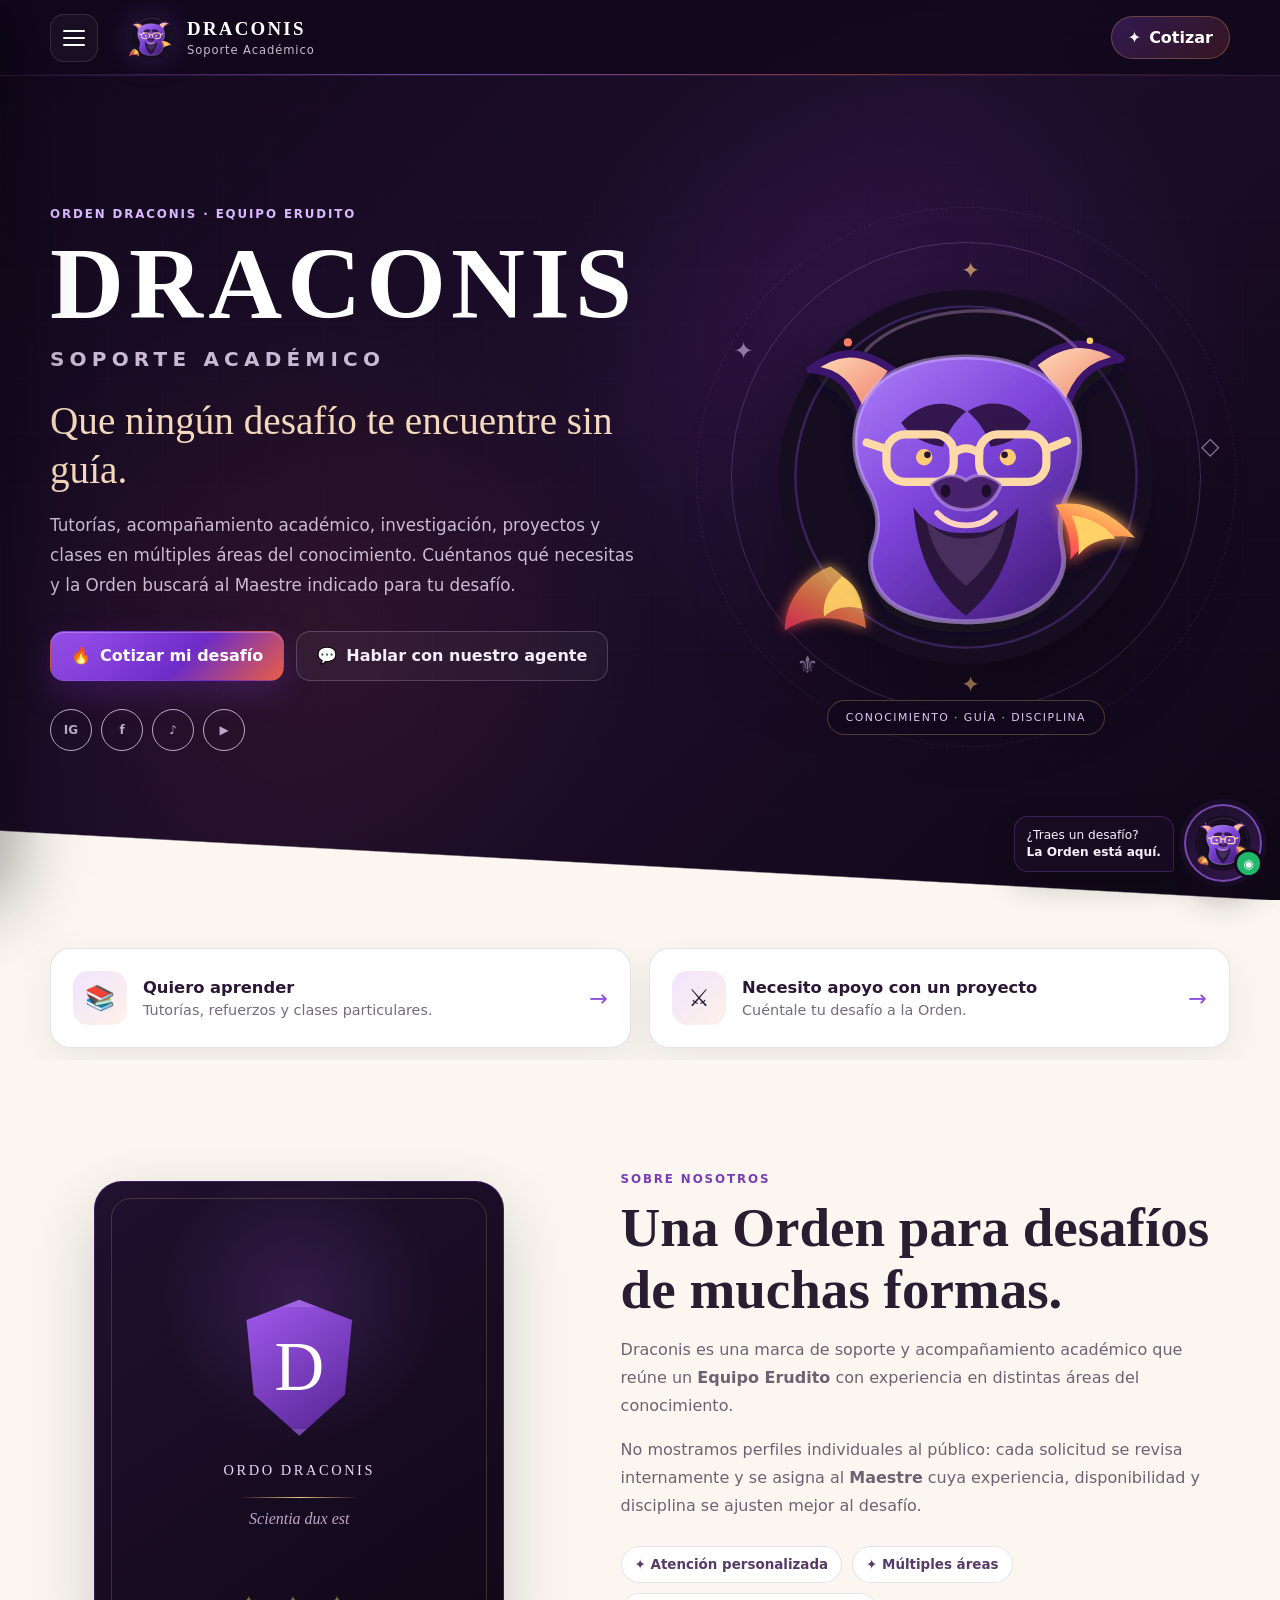
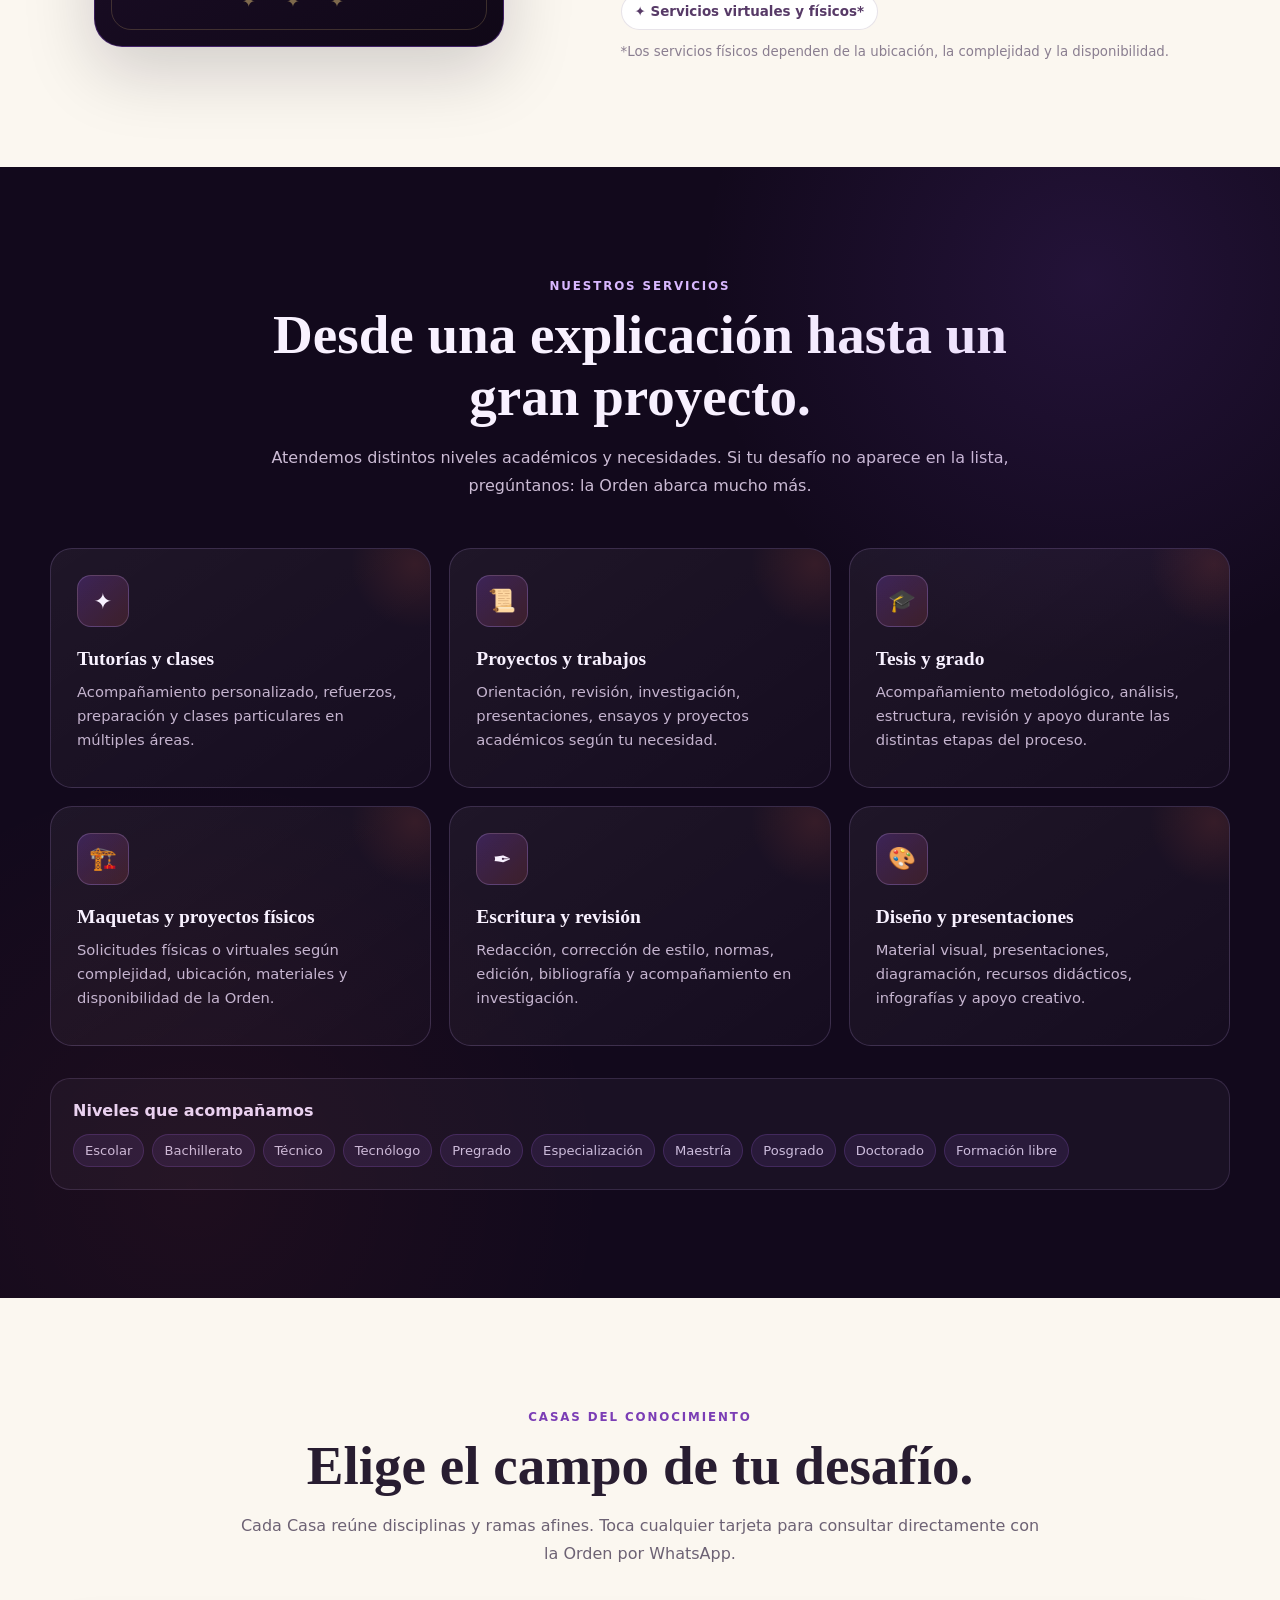
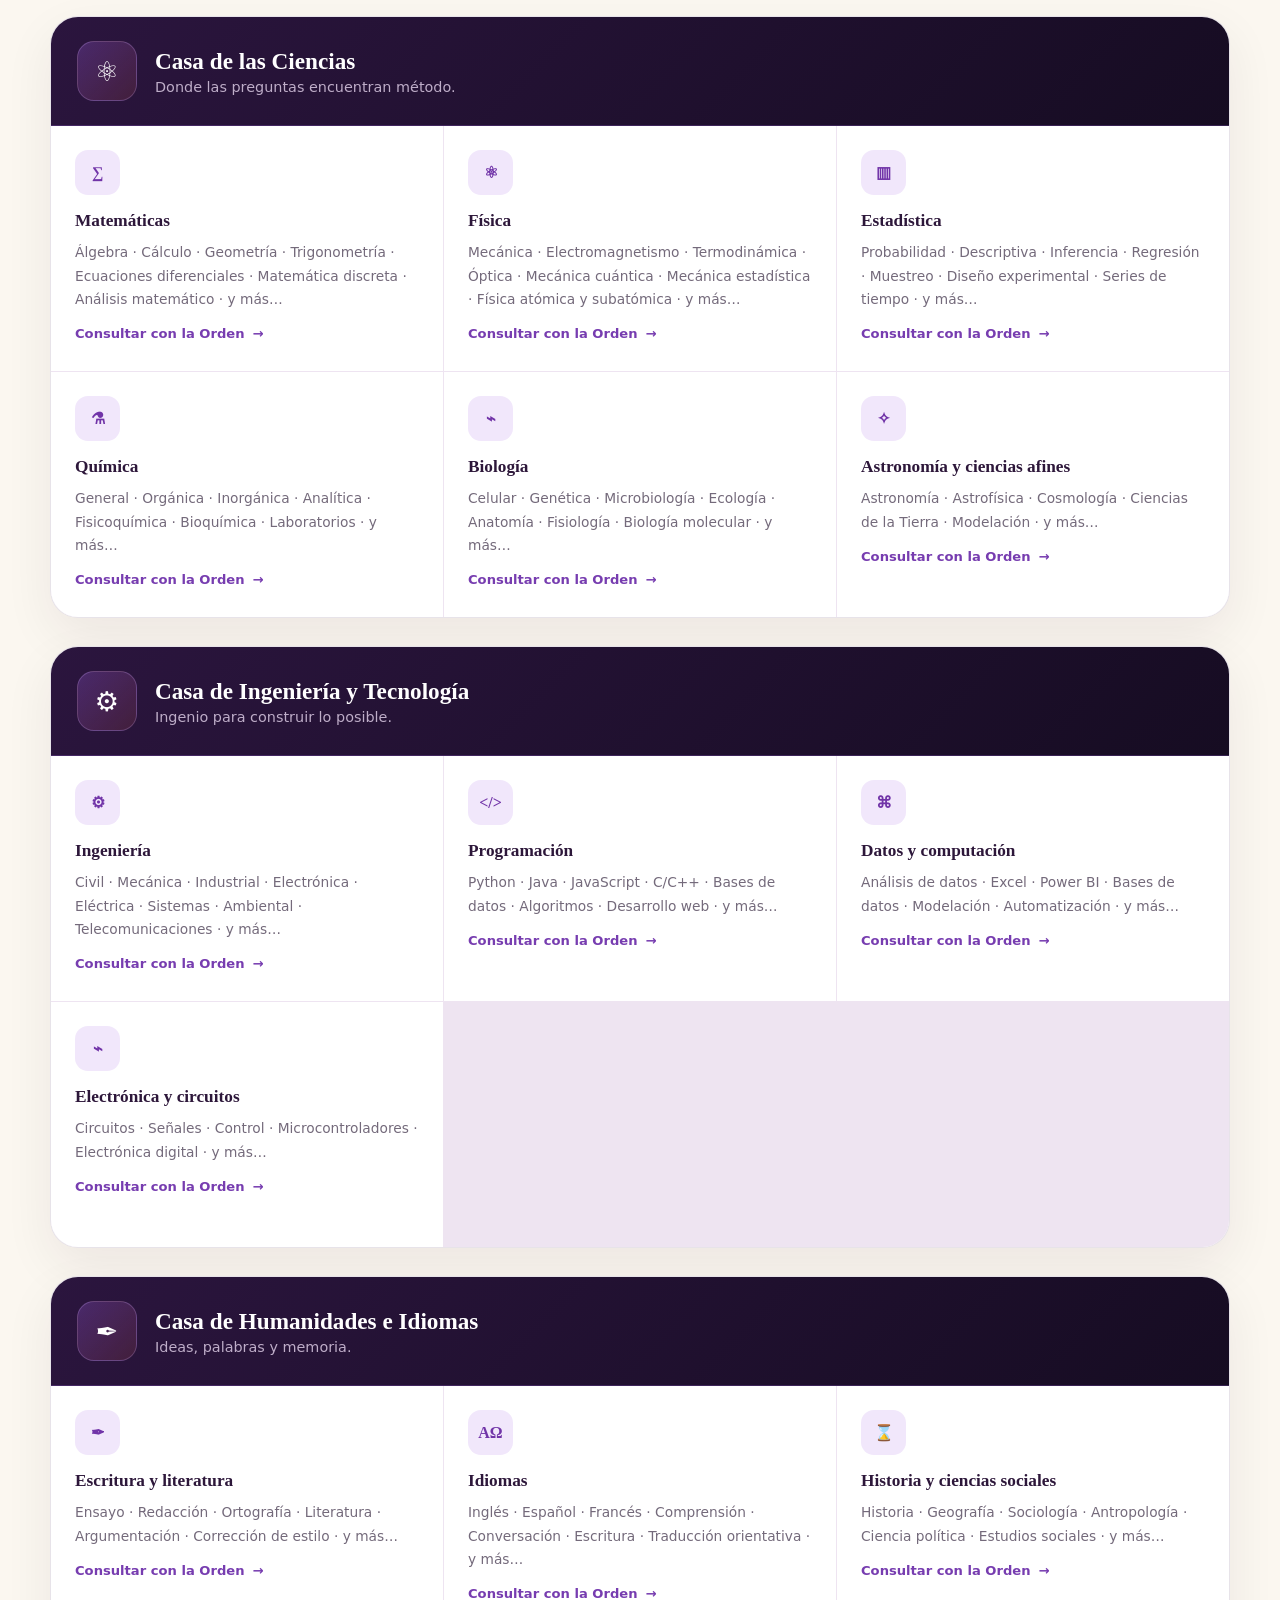
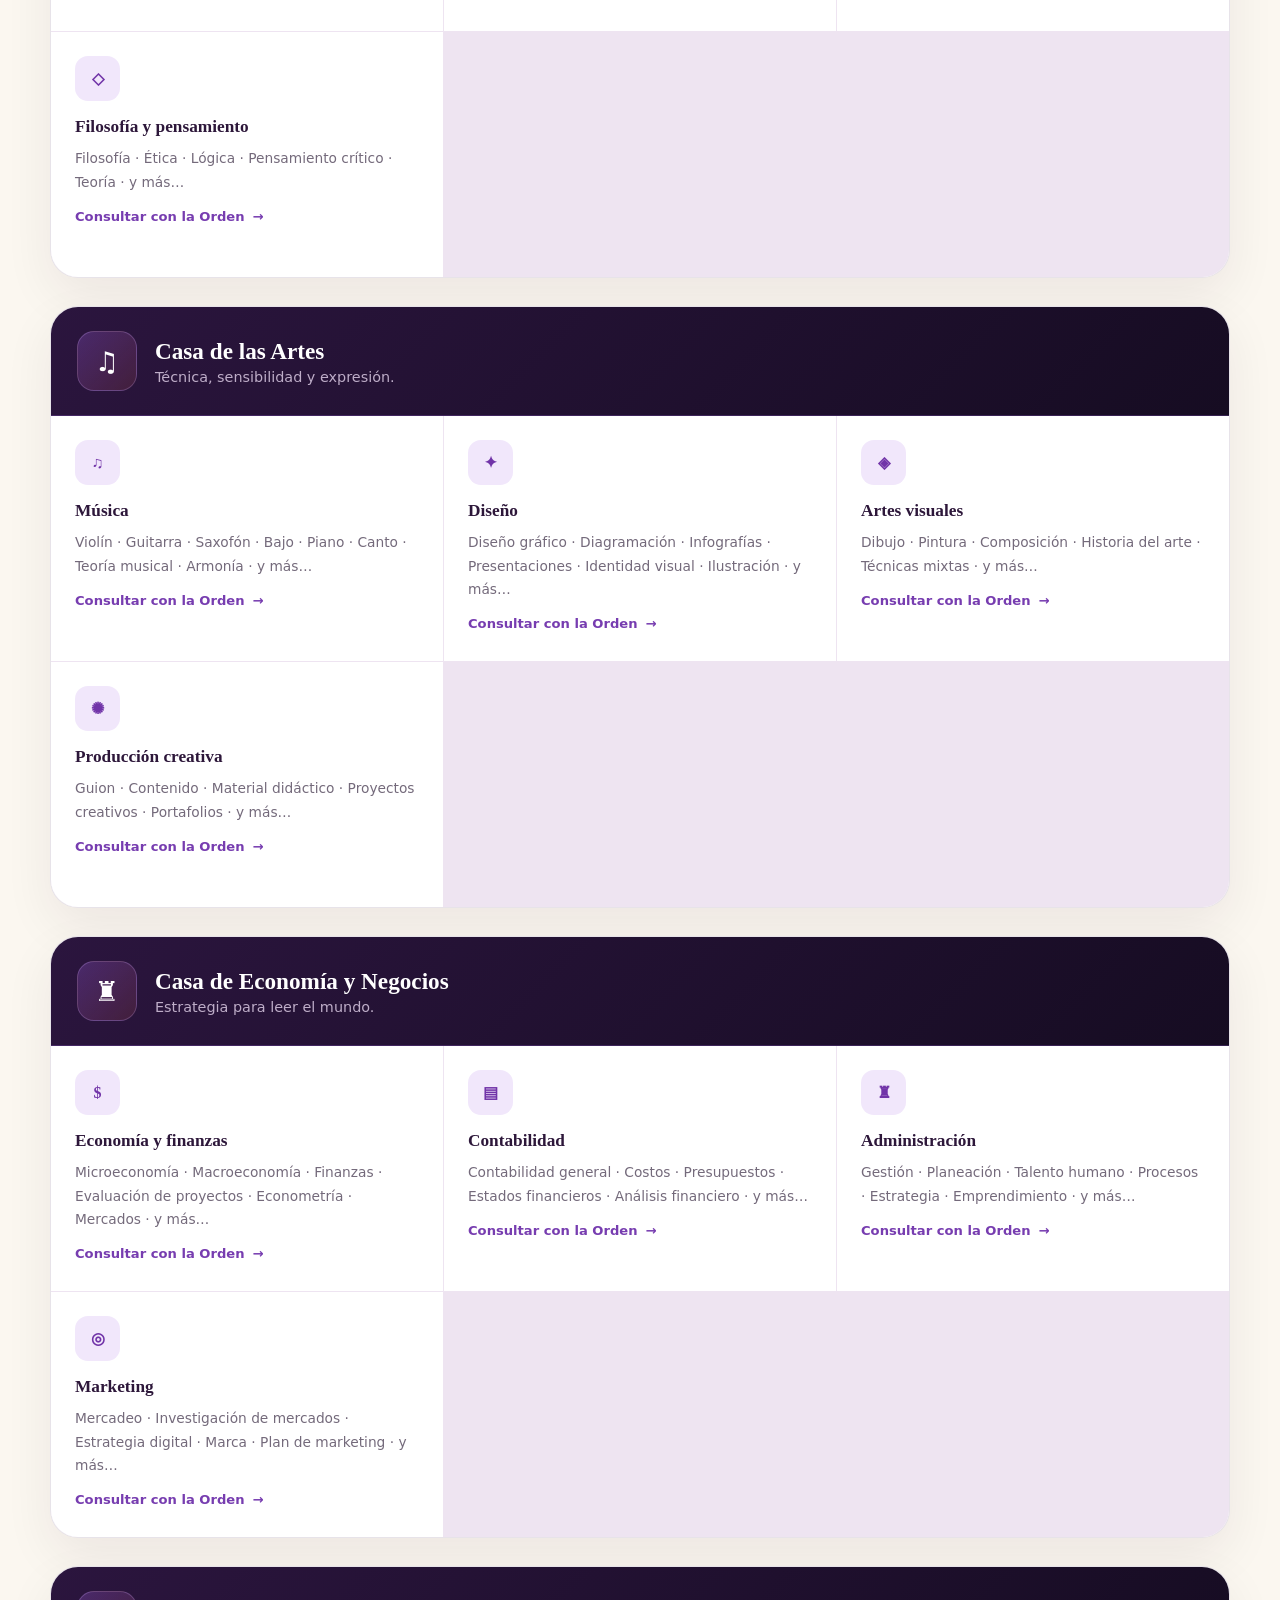
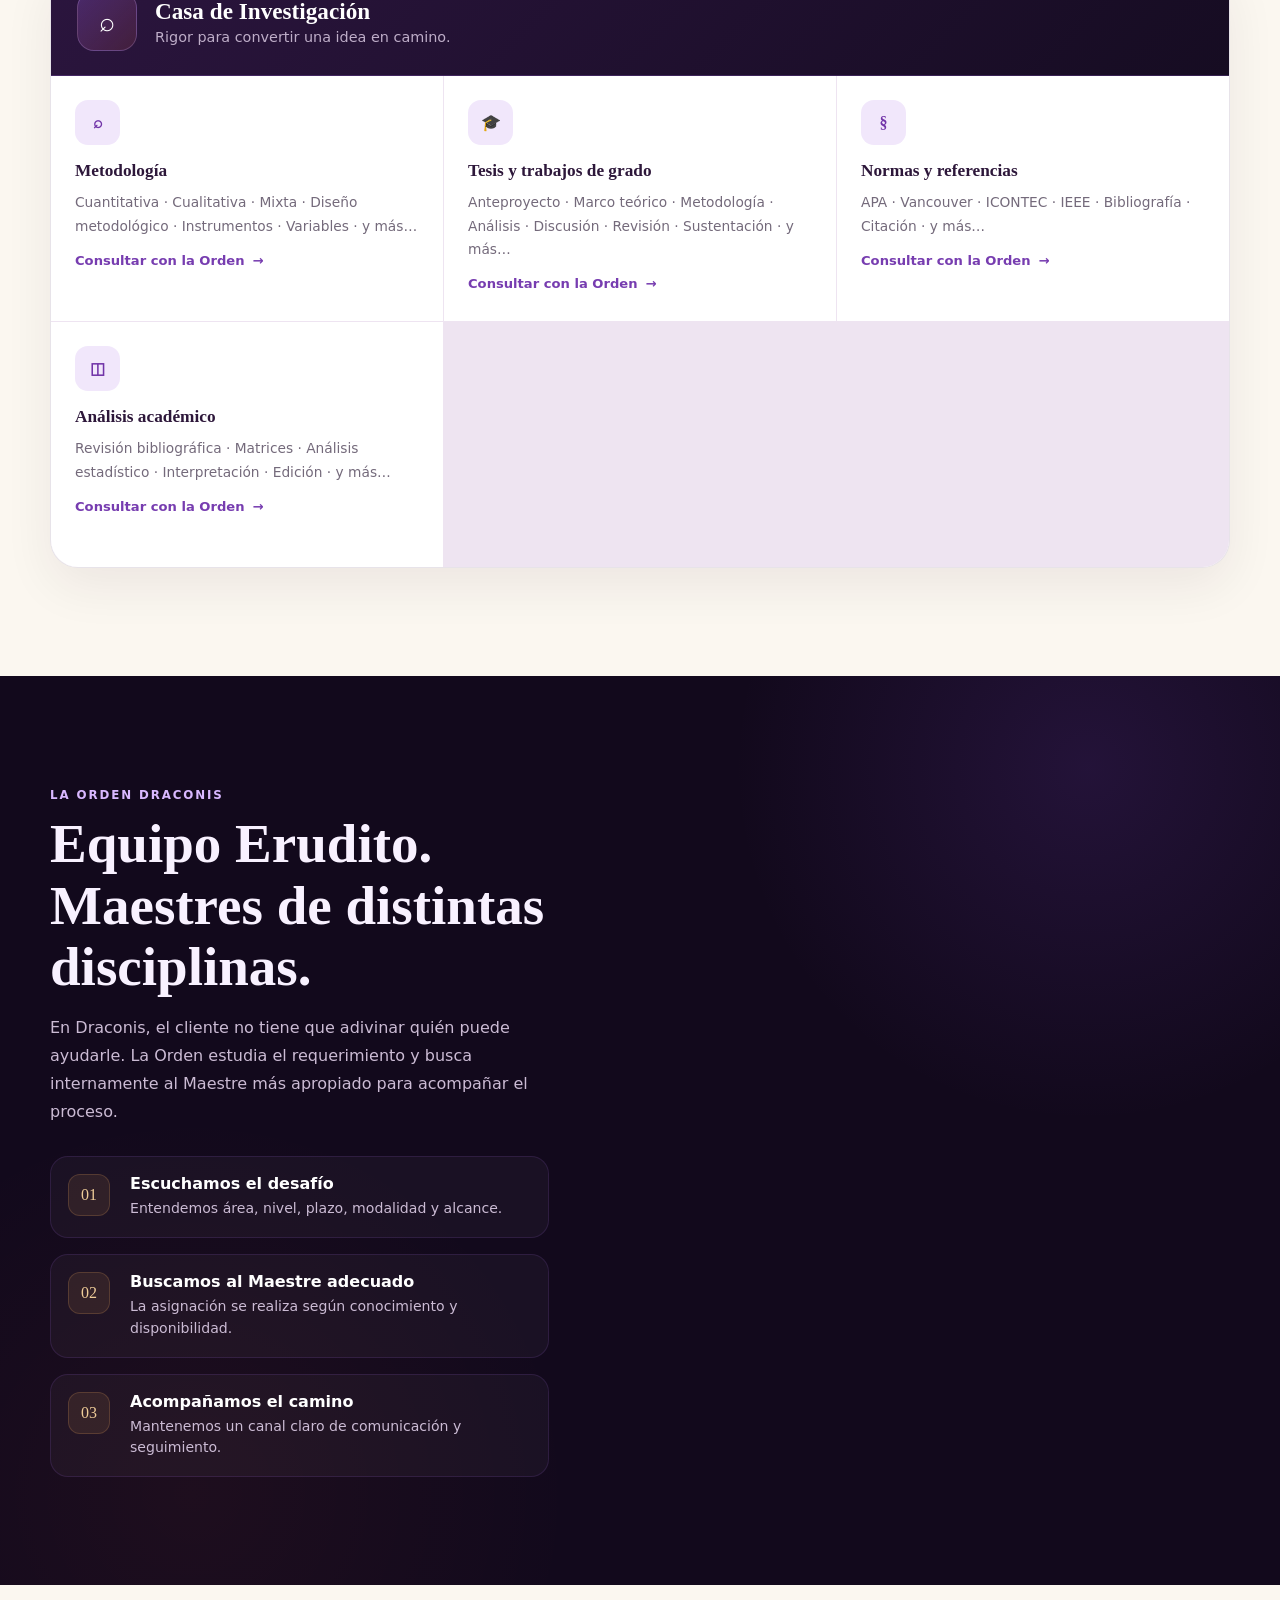
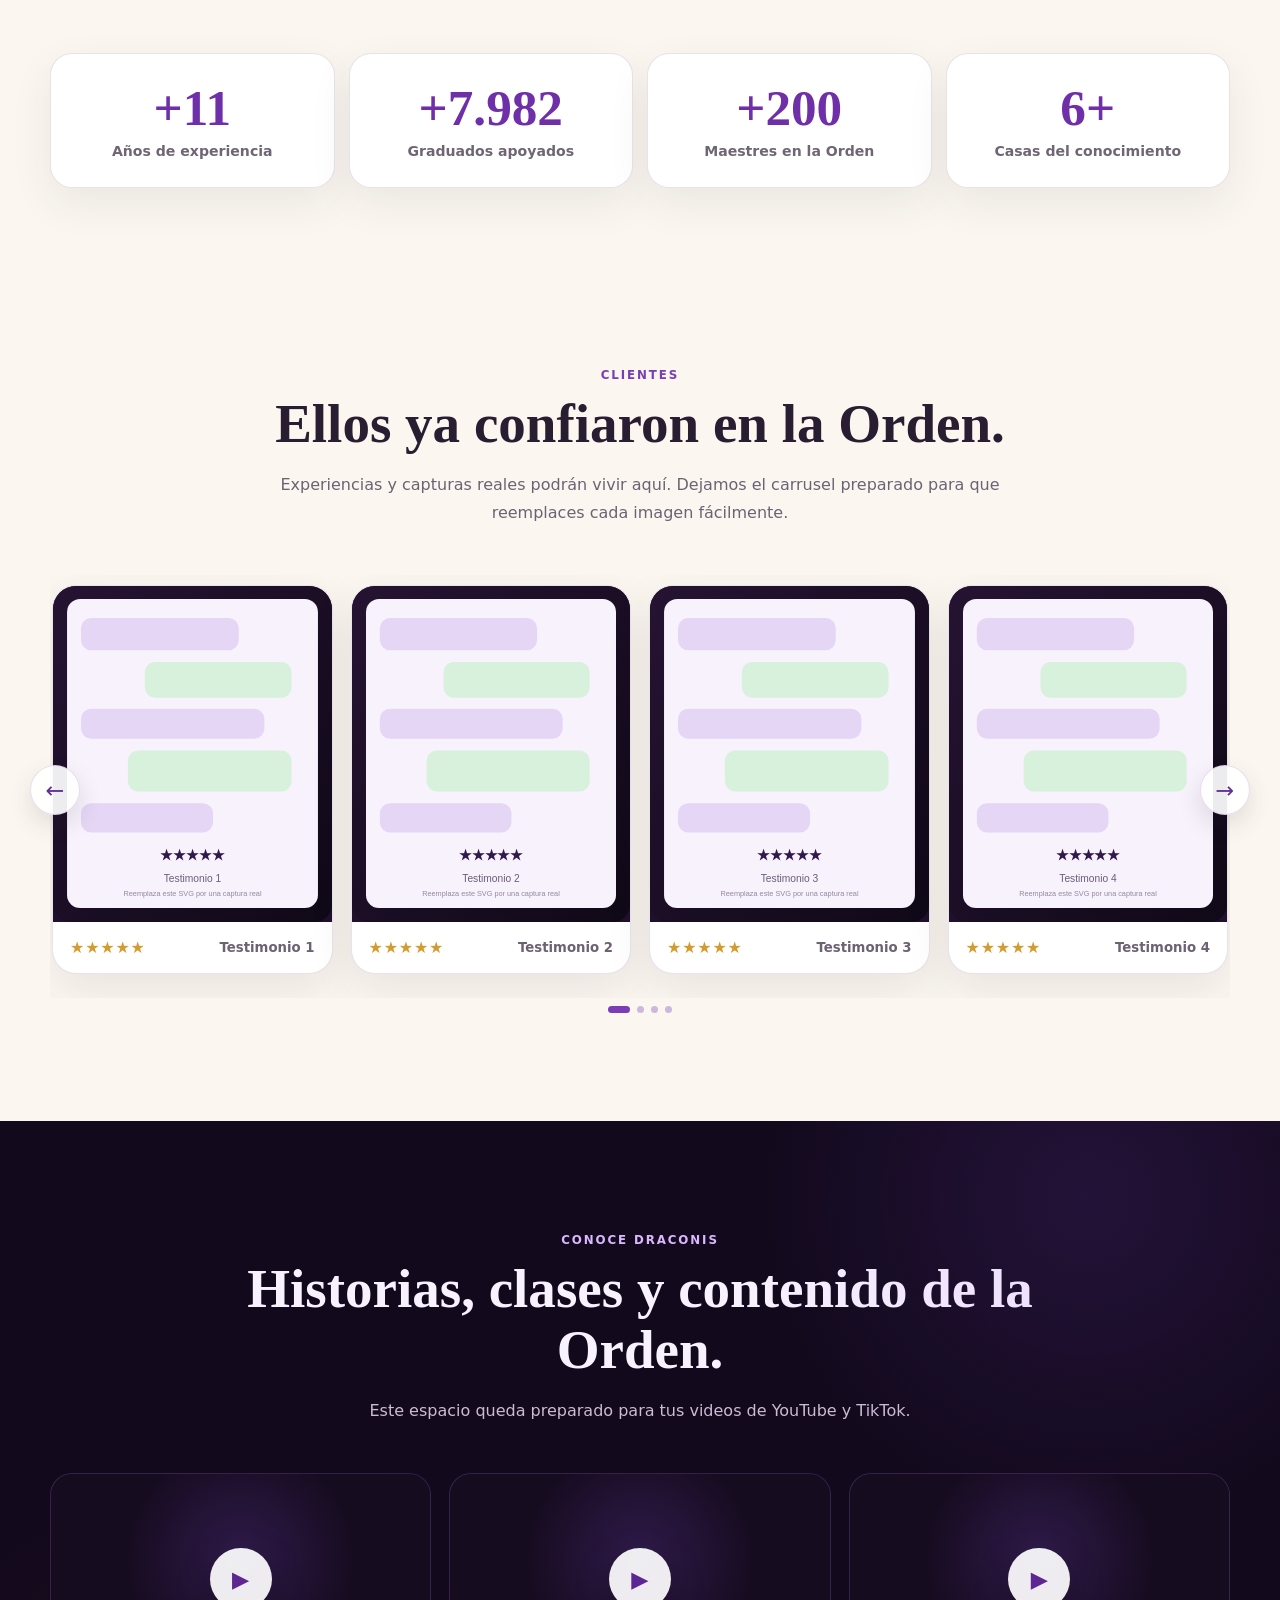
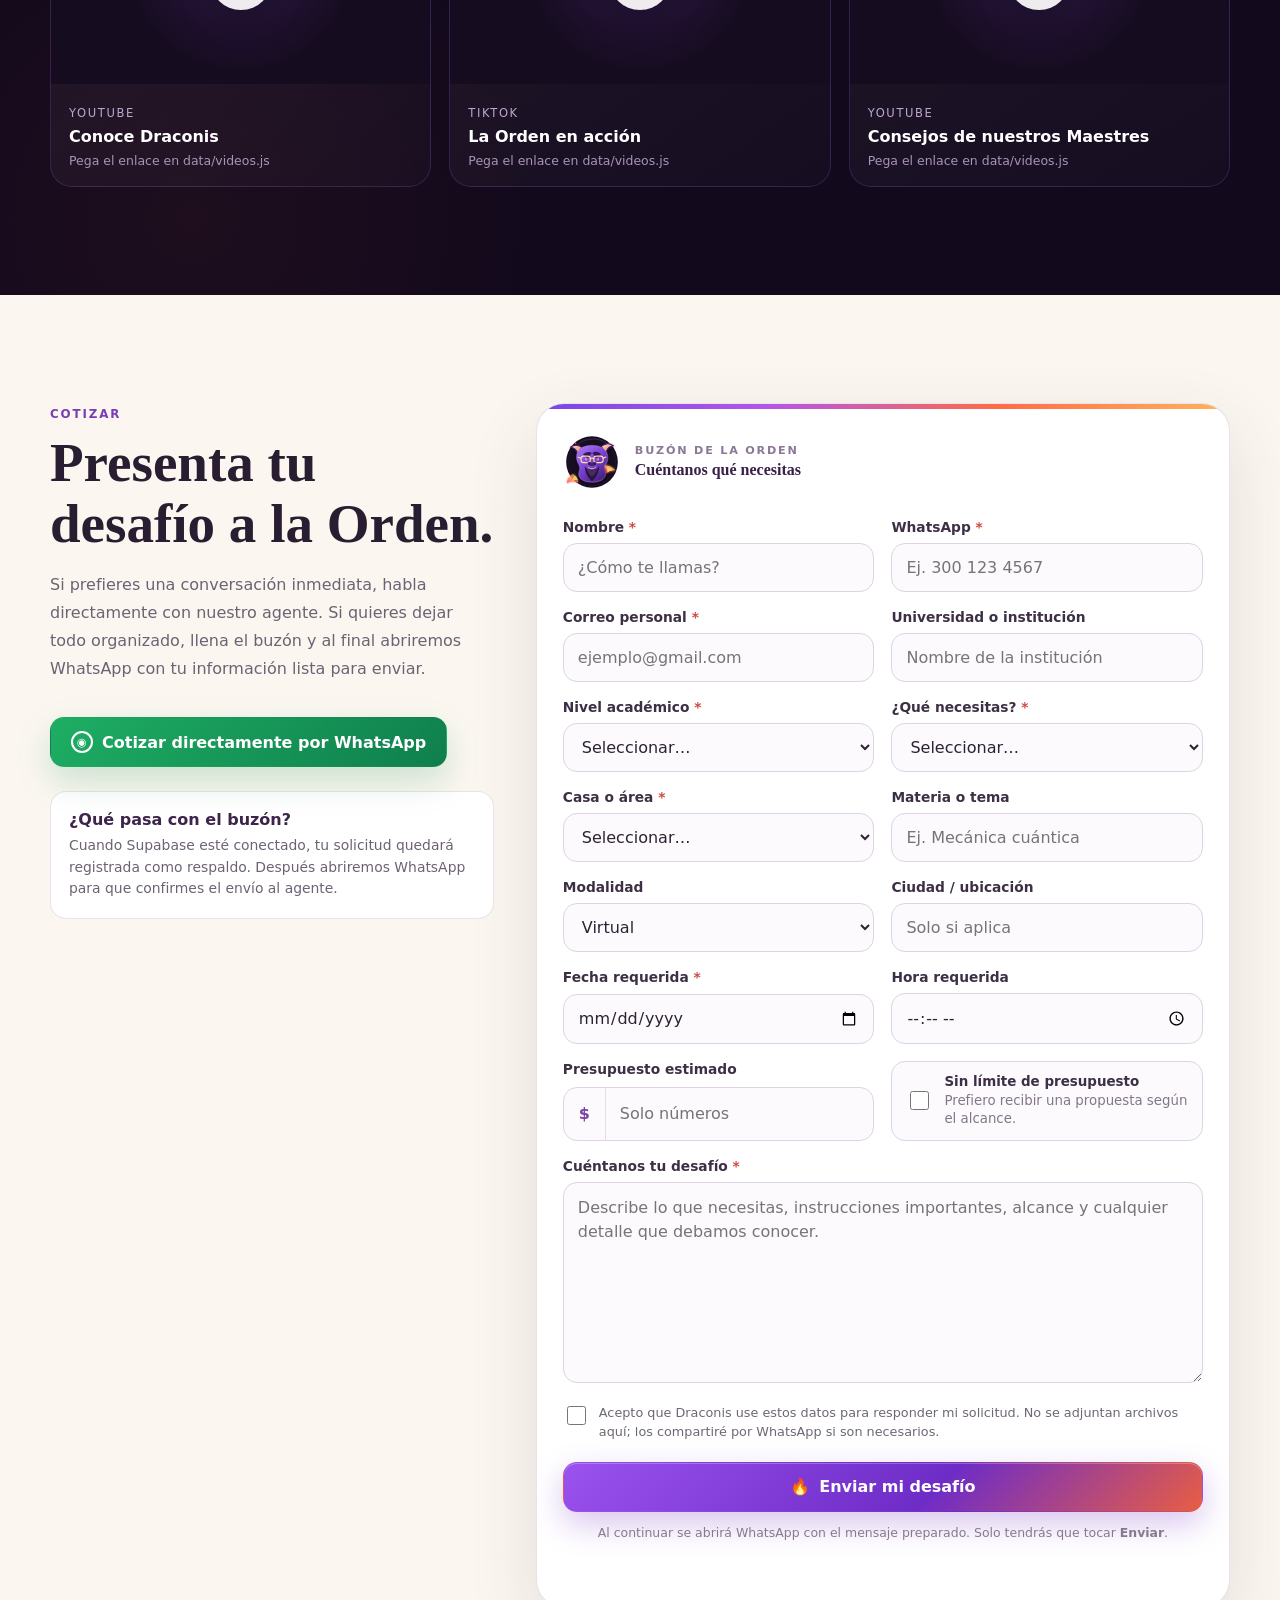
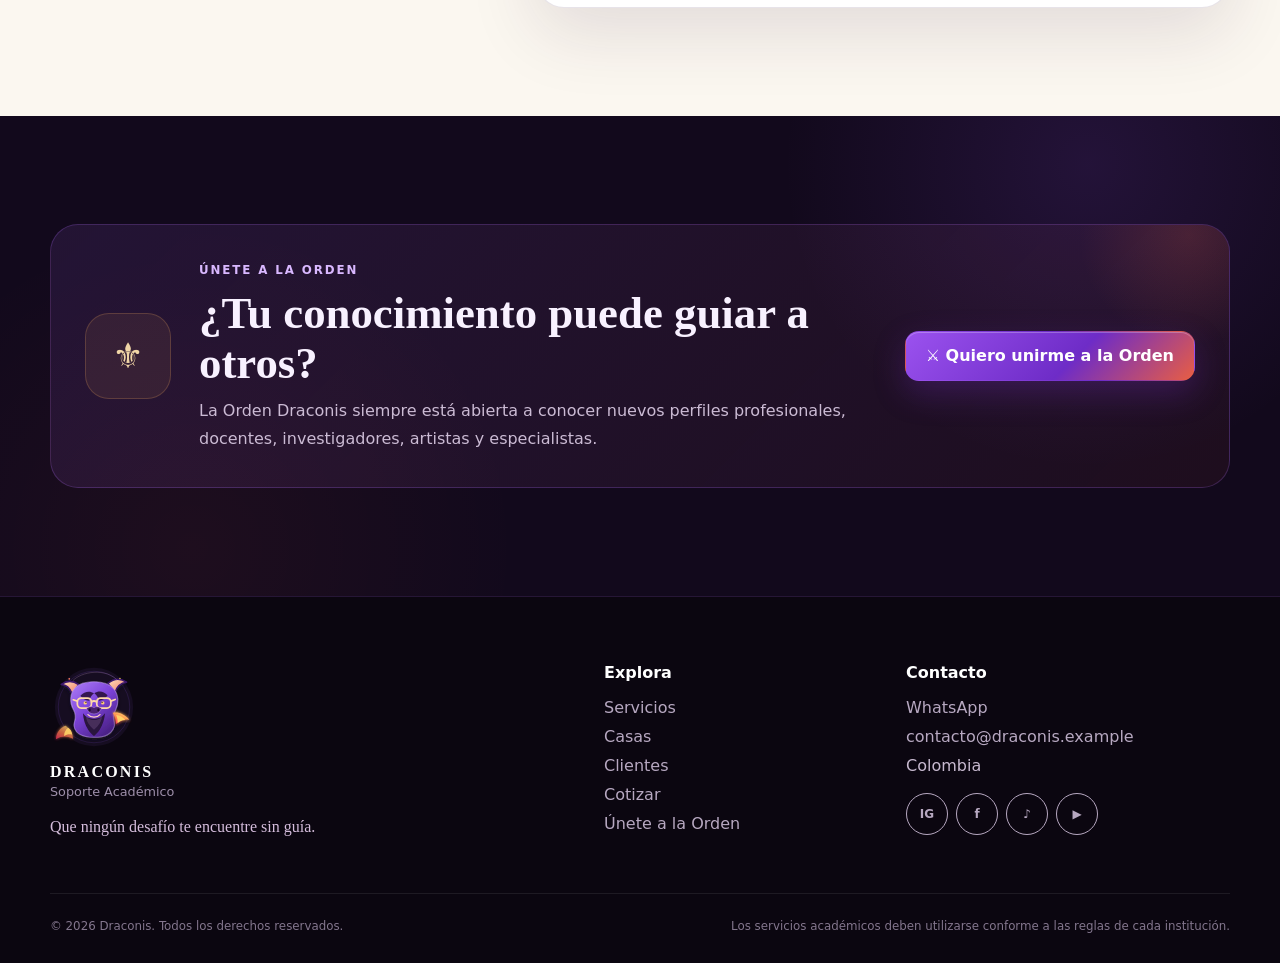
<file: index.html>
<!doctype html>
<html lang="es">
<head>
  <meta charset="utf-8">
  <meta name="viewport" content="width=device-width, initial-scale=1, viewport-fit=cover">
  <meta name="theme-color" content="#12091c">
  <meta name="description" content="Draconis Soporte Académico. Tutorías, acompañamiento académico, proyectos, investigación y clases en múltiples áreas del conocimiento.">
  <title>Draconis · Soporte Académico</title>
  <link rel="icon" href="./assets/favicon.svg" type="image/svg+xml">
  <link rel="stylesheet" href="./styles.css">
  <script src="./data/contactos.js" defer></script>
  <script src="./data/configuracion.js" defer></script>
  <script src="./data/servicios.js" defer></script>
  <script src="./data/testimonios.js" defer></script>
  <script src="./data/videos.js" defer></script>
  <script src="./js/app.js" defer></script>
</head>
<body>
  <a class="skip-link" href="#contenido">Saltar al contenido</a>

  <div class="page-noise" aria-hidden="true"></div>
  <div id="embers" class="embers" aria-hidden="true"></div>

  <header class="site-header" id="inicio">
    <button class="menu-button" id="menu-button" type="button" aria-label="Abrir menú" aria-controls="side-menu" aria-expanded="false">
      <span></span><span></span><span></span>
    </button>

    <a class="brand" href="#inicio" aria-label="Draconis - Inicio">
      <img src="./assets/draconis-logo.svg" alt="" class="brand-mark">
      <span class="brand-copy">
        <strong data-brand-name>DRACONIS</strong>
        <small data-brand-descriptor>Soporte Académico</small>
      </span>
    </a>

    <a class="header-whatsapp" href="#cotizar" aria-label="Cotizar con Draconis">
      <span aria-hidden="true">✦</span>
      <span>Cotizar</span>
    </a>
  </header>

  <div class="menu-backdrop" id="menu-backdrop" hidden></div>
  <aside class="side-menu" id="side-menu" aria-hidden="true">
    <div class="side-menu-header">
      <div class="side-brand">
        <img src="./assets/draconis-logo.svg" alt="">
        <div><strong>DRACONIS</strong><small>La Orden te escucha</small></div>
      </div>
      <button id="menu-close" class="menu-close" type="button" aria-label="Cerrar menú">×</button>
    </div>
    <nav class="side-nav" aria-label="Navegación principal">
      <a href="#inicio">Inicio</a>
      <a href="#sobre-nosotros">Sobre nosotros</a>
      <a href="#servicios">Servicios</a>
      <a href="#casas">Casas del conocimiento</a>
      <a href="#orden">La Orden</a>
      <a href="#clientes">Clientes</a>
      <a href="#videos">Videos</a>
      <a class="nav-cta" href="#cotizar">Cotizar</a>
      <a href="#unete">Únete a la Orden</a>
      <a href="#contacto">Contacto</a>
    </nav>
    <div class="side-socials" id="side-socials"></div>
  </aside>

  <main id="contenido">
    <section class="hero section-dark" aria-labelledby="hero-title">
      <div class="hero-inner container">
        <div class="hero-copy reveal">
          <span class="eyebrow">ORDEN DRACONIS · EQUIPO ERUDITO</span>
          <h1 id="hero-title"><span data-brand-name>DRACONIS</span><small data-brand-descriptor>Soporte Académico</small></h1>
          <p class="hero-slogan" data-slogan>Que ningún desafío te encuentre sin guía.</p>
          <p class="hero-lead">Tutorías, acompañamiento académico, investigación, proyectos y clases en múltiples áreas del conocimiento. Cuéntanos qué necesitas y la Orden buscará al Maestre indicado para tu desafío.</p>
          <div class="hero-actions">
            <a class="button button-primary" href="#cotizar"><span>🔥</span> Cotizar mi desafío</a>
            <a class="button button-ghost whatsapp-general" href="#"><span>💬</span> Hablar con nuestro agente</a>
          </div>
          <div class="hero-socials" id="hero-socials" aria-label="Redes sociales de Draconis"></div>
        </div>

        <div class="hero-visual reveal" aria-hidden="true">
          <div class="sigil-ring ring-one"></div>
          <div class="sigil-ring ring-two"></div>
          <div class="hero-logo-halo"></div>
          <img src="./assets/draconis-logo.svg" alt="" class="hero-logo">
          <div class="hero-ribbon">CONOCIMIENTO · GUÍA · DISCIPLINA</div>
          <span class="floating-rune rune-1">✦</span>
          <span class="floating-rune rune-2">◇</span>
          <span class="floating-rune rune-3">⚜</span>
        </div>
      </div>
      <div class="hero-ornament" aria-hidden="true"></div>
    </section>

    <section class="quick-paths section-light" aria-label="Elige tu camino">
      <div class="container">
        <div class="path-grid">
          <a href="#casas" class="path-card reveal">
            <span class="path-icon">📚</span>
            <div><strong>Quiero aprender</strong><p>Tutorías, refuerzos y clases particulares.</p></div>
            <span class="path-arrow">→</span>
          </a>
          <a href="#cotizar" class="path-card reveal">
            <span class="path-icon">⚔️</span>
            <div><strong>Necesito apoyo con un proyecto</strong><p>Cuéntale tu desafío a la Orden.</p></div>
            <span class="path-arrow">→</span>
          </a>
        </div>
      </div>
    </section>

    <section id="sobre-nosotros" class="about section-light section-pad">
      <div class="container two-col">
        <div class="about-art reveal" aria-hidden="true">
          <div class="medieval-card">
            <div class="shield">D</div>
            <span>ORDO DRACONIS</span>
            <div class="ornamental-line"></div>
            <p>Scientia dux est</p>
          </div>
        </div>
        <div class="section-copy reveal">
          <span class="eyebrow dark">SOBRE NOSOTROS</span>
          <h2>Una Orden para desafíos de muchas formas.</h2>
          <p>Draconis es una marca de soporte y acompañamiento académico que reúne un <strong>Equipo Erudito</strong> con experiencia en distintas áreas del conocimiento.</p>
          <p>No mostramos perfiles individuales al público: cada solicitud se revisa internamente y se asigna al <strong>Maestre</strong> cuya experiencia, disponibilidad y disciplina se ajusten mejor al desafío.</p>
          <div class="mini-features">
            <span>✦ Atención personalizada</span>
            <span>✦ Múltiples áreas</span>
            <span>✦ Servicios virtuales y físicos*</span>
          </div>
          <small class="fine-print">*Los servicios físicos dependen de la ubicación, la complejidad y la disponibilidad.</small>
        </div>
      </div>
    </section>

    <section id="servicios" class="services section-dark section-pad">
      <div class="container">
        <div class="section-heading centered reveal">
          <span class="eyebrow">NUESTROS SERVICIOS</span>
          <h2>Desde una explicación hasta un gran proyecto.</h2>
          <p>Atendemos distintos niveles académicos y necesidades. Si tu desafío no aparece en la lista, pregúntanos: la Orden abarca mucho más.</p>
        </div>
        <div class="service-grid" id="service-grid"></div>
        <div class="levels-box reveal">
          <span class="levels-title">Niveles que acompañamos</span>
          <div class="level-chips" id="level-chips"></div>
        </div>
      </div>
    </section>

    <section id="casas" class="houses section-light section-pad">
      <div class="container">
        <div class="section-heading centered reveal">
          <span class="eyebrow dark">CASAS DEL CONOCIMIENTO</span>
          <h2>Elige el campo de tu desafío.</h2>
          <p>Cada Casa reúne disciplinas y ramas afines. Toca cualquier tarjeta para consultar directamente con la Orden por WhatsApp.</p>
        </div>
        <div id="houses-root" class="houses-root"></div>
      </div>
    </section>

    <section id="orden" class="order section-dark section-pad">
      <div class="container two-col order-layout">
        <div class="section-copy reveal">
          <span class="eyebrow">LA ORDEN DRACONIS</span>
          <h2>Equipo Erudito. Maestres de distintas disciplinas.</h2>
          <p>En Draconis, el cliente no tiene que adivinar quién puede ayudarle. La Orden estudia el requerimiento y busca internamente al Maestre más apropiado para acompañar el proceso.</p>
          <ul class="order-list">
            <li><span>01</span><div><strong>Escuchamos el desafío</strong><p>Entendemos área, nivel, plazo, modalidad y alcance.</p></div></li>
            <li><span>02</span><div><strong>Buscamos al Maestre adecuado</strong><p>La asignación se realiza según conocimiento y disponibilidad.</p></div></li>
            <li><span>03</span><div><strong>Acompañamos el camino</strong><p>Mantenemos un canal claro de comunicación y seguimiento.</p></div></li>
          </ul>
        </div>
        <div class="order-visual reveal" aria-hidden="true">
          <div class="book-stage">
            <div class="book-cover"><span>ORDEN</span><strong>DRACONIS</strong><small>Codex Eruditorum</small></div>
            <div class="book-pages"></div>
            <div class="book-flame">🔥</div>
          </div>
        </div>
      </div>
    </section>

    <section class="stats section-light section-pad-sm" aria-label="Cifras de Draconis">
      <div class="container">
        <div class="stats-grid" id="stats-grid"></div>
      </div>
    </section>

    <section id="clientes" class="clients section-light section-pad">
      <div class="container">
        <div class="section-heading centered reveal">
          <span class="eyebrow dark">CLIENTES</span>
          <h2>Ellos ya confiaron en la Orden.</h2>
          <p>Experiencias y capturas reales podrán vivir aquí. Dejamos el carrusel preparado para que reemplaces cada imagen fácilmente.</p>
        </div>
        <div class="testimonial-shell reveal">
          <button class="carousel-arrow prev" id="testimonials-prev" type="button" aria-label="Testimonio anterior">←</button>
          <div class="testimonial-track" id="testimonial-track" tabindex="0"></div>
          <button class="carousel-arrow next" id="testimonials-next" type="button" aria-label="Testimonio siguiente">→</button>
        </div>
        <div class="carousel-dots" id="testimonial-dots" aria-hidden="true"></div>
      </div>
    </section>

    <section id="videos" class="videos section-dark section-pad">
      <div class="container">
        <div class="section-heading centered reveal">
          <span class="eyebrow">CONOCE DRACONIS</span>
          <h2>Historias, clases y contenido de la Orden.</h2>
          <p>Este espacio queda preparado para tus videos de YouTube y TikTok.</p>
        </div>
        <div class="video-grid" id="video-grid"></div>
      </div>
    </section>

    <section id="cotizar" class="quote section-light section-pad">
      <div class="container quote-layout">
        <div class="quote-intro reveal">
          <span class="eyebrow dark">COTIZAR</span>
          <h2>Presenta tu desafío a la Orden.</h2>
          <p>Si prefieres una conversación inmediata, habla directamente con nuestro agente. Si quieres dejar todo organizado, llena el buzón y al final abriremos WhatsApp con tu información lista para enviar.</p>

          <a class="button button-whatsapp whatsapp-general" href="#">
            <span class="wa-dot">◉</span>
            Cotizar directamente por WhatsApp
          </a>

          <div class="quote-note">
            <strong>¿Qué pasa con el buzón?</strong>
            <p>Cuando Supabase esté conectado, tu solicitud quedará registrada como respaldo. Después abriremos WhatsApp para que confirmes el envío al agente.</p>
          </div>
        </div>

        <div class="quote-card reveal">
          <div class="quote-card-top">
            <img src="./assets/draconis-logo.svg" alt="" aria-hidden="true">
            <div><span>BUZÓN DE LA ORDEN</span><strong>Cuéntanos qué necesitas</strong></div>
          </div>
          <form id="quote-form" novalidate>
            <input type="text" name="website" tabindex="-1" autocomplete="off" class="honeypot" aria-hidden="true">

            <div class="form-grid">
              <label class="field"><span>Nombre <b>*</b></span><input name="nombre" type="text" autocomplete="name" maxlength="100" required placeholder="¿Cómo te llamas?"></label>
              <label class="field"><span>WhatsApp <b>*</b></span><input name="whatsapp" type="tel" inputmode="tel" autocomplete="tel" maxlength="30" required placeholder="Ej. 300 123 4567"></label>
              <label class="field"><span>Correo personal <b>*</b></span><input name="correo" type="email" autocomplete="email" maxlength="160" required placeholder="ejemplo@gmail.com"></label>
              <label class="field"><span>Universidad o institución</span><input name="universidad" type="text" maxlength="160" placeholder="Nombre de la institución"></label>

              <label class="field"><span>Nivel académico <b>*</b></span><select name="nivel" id="quote-level" required><option value="">Seleccionar…</option></select></label>
              <label class="field"><span>¿Qué necesitas? <b>*</b></span>
                <select name="tipo" required>
                  <option value="">Seleccionar…</option>
                  <option>Tutoría o clase</option>
                  <option>Trabajo académico</option>
                  <option>Ensayo</option>
                  <option>Proyecto</option>
                  <option>Presentación</option>
                  <option>Maqueta o proyecto físico</option>
                  <option>Tesis / trabajo de grado</option>
                  <option>Investigación</option>
                  <option>Revisión / corrección</option>
                  <option>Otro desafío</option>
                </select>
              </label>

              <label class="field"><span>Casa o área <b>*</b></span><select name="casa" id="quote-house" required><option value="">Seleccionar…</option></select></label>
              <label class="field"><span>Materia o tema</span><input name="materia" type="text" maxlength="160" placeholder="Ej. Mecánica cuántica"></label>

              <label class="field"><span>Modalidad</span>
                <select name="modalidad">
                  <option value="Virtual">Virtual</option>
                  <option value="Presencial / físico">Presencial / físico</option>
                  <option value="Por definir">No estoy seguro(a)</option>
                </select>
              </label>
              <label class="field"><span>Ciudad / ubicación</span><input name="ubicacion" type="text" maxlength="160" placeholder="Solo si aplica"></label>

              <label class="field"><span>Fecha requerida <b>*</b></span><input name="fecha" id="quote-date" type="date" required></label>
              <label class="field"><span>Hora requerida</span><input name="hora" type="time"></label>

              <label class="field budget-field"><span>Presupuesto estimado</span><div class="money-input"><span>$</span><input name="presupuesto" id="budget-input" type="number" min="0" step="1000" inputmode="numeric" placeholder="Solo números"></div></label>
              <label class="check-card"><input name="sin_limite" id="no-budget-limit" type="checkbox"><span><strong>Sin límite de presupuesto</strong><small>Prefiero recibir una propuesta según el alcance.</small></span></label>

              <label class="field field-wide"><span>Cuéntanos tu desafío <b>*</b></span><textarea name="descripcion" rows="7" minlength="15" maxlength="3000" required placeholder="Describe lo que necesitas, instrucciones importantes, alcance y cualquier detalle que debamos conocer."></textarea></label>
            </div>

            <label class="privacy-check"><input name="privacidad" type="checkbox" required><span>Acepto que Draconis use estos datos para responder mi solicitud. No se adjuntan archivos aquí; los compartiré por WhatsApp si son necesarios.</span></label>

            <button id="quote-submit" class="button button-primary button-full" type="submit"><span>🔥</span> Enviar mi desafío</button>
            <p class="form-help">Al continuar se abrirá WhatsApp con el mensaje preparado. Solo tendrás que tocar <strong>Enviar</strong>.</p>
            <div id="form-status" class="form-status" role="status" aria-live="polite"></div>
          </form>
        </div>
      </div>
    </section>

    <section id="unete" class="join section-dark section-pad">
      <div class="container join-card reveal">
        <div class="join-mark">⚜</div>
        <div class="join-copy">
          <span class="eyebrow">ÚNETE A LA ORDEN</span>
          <h2>¿Tu conocimiento puede guiar a otros?</h2>
          <p>La Orden Draconis siempre está abierta a conocer nuevos perfiles profesionales, docentes, investigadores, artistas y especialistas.</p>
        </div>
        <a class="button button-primary whatsapp-join" href="#">⚔️ Quiero unirme a la Orden</a>
      </div>
    </section>
  </main>

  <footer id="contacto" class="site-footer">
    <div class="container footer-grid">
      <div class="footer-brand">
        <img src="./assets/draconis-logo.svg" alt="">
        <div><strong data-brand-name>DRACONIS</strong><span data-brand-descriptor>Soporte Académico</span></div>
        <p data-slogan>Que ningún desafío te encuentre sin guía.</p>
      </div>
      <div class="footer-links">
        <strong>Explora</strong>
        <a href="#servicios">Servicios</a>
        <a href="#casas">Casas</a>
        <a href="#clientes">Clientes</a>
        <a href="#cotizar">Cotizar</a>
        <a href="#unete">Únete a la Orden</a>
      </div>
      <div class="footer-contact">
        <strong>Contacto</strong>
        <a id="footer-whatsapp" href="#">WhatsApp</a>
        <a id="footer-email" href="#">Correo</a>
        <span id="footer-location">Colombia</span>
        <div class="footer-socials" id="footer-socials"></div>
      </div>
    </div>
    <div class="footer-bottom container">
      <span>© <span id="current-year"></span> Draconis. Todos los derechos reservados.</span>
      <span>Los servicios académicos deben utilizarse conforme a las reglas de cada institución.</span>
    </div>
  </footer>

  <a id="dragon-whatsapp" class="dragon-whatsapp" href="#" aria-label="Hablar con Draconis por WhatsApp">
    <span class="dragon-chat-bubble" aria-hidden="true">¿Traes un desafío?<br><strong>La Orden está aquí.</strong></span>
    <span class="dragon-orb">
      <img src="./assets/draconis-logo.svg" alt="">
      <span class="wa-badge" aria-hidden="true">◉</span>
    </span>
  </a>

  <div id="toast-region" class="toast-region" aria-live="polite" aria-atomic="true"></div>
</body>
</html>
</file>
<file: styles.css>
:root {
  --ink: #12091c;
  --ink-2: #1d0f2b;
  --ink-3: #2a163b;
  --purple: #8e4de6;
  --purple-2: #b16dff;
  --purple-soft: #e9dcff;
  --coral: #ff6b46;
  --amber: #ffb45f;
  --gold: #e9c77b;
  --cream: #fbf7f0;
  --paper: #f4eee5;
  --white: #ffffff;
  --muted: #bcaec9;
  --text: #281d31;
  --line-dark: rgba(202, 163, 255, .18);
  --line-light: rgba(85, 57, 103, .14);
  --shadow: 0 24px 70px rgba(18, 9, 28, .18);
  --radius: 24px;
  --radius-sm: 16px;
  --container: 1180px;
  --header-h: 76px;
}

* { box-sizing: border-box; }
html { scroll-behavior: smooth; background: var(--ink); }
body {
  margin: 0;
  font-family: system-ui, -apple-system, BlinkMacSystemFont, "Segoe UI", sans-serif;
  color: var(--text);
  background: var(--cream);
  overflow-x: hidden;
  -webkit-font-smoothing: antialiased;
}
body.menu-open { overflow: hidden; }
img { max-width: 100%; display: block; }
a { color: inherit; }
button, input, select, textarea { font: inherit; }
button, a { -webkit-tap-highlight-color: transparent; }

.skip-link {
  position: fixed; left: 12px; top: -100px; z-index: 3000;
  background: #fff; color: #111; padding: .7rem 1rem; border-radius: 10px;
}
.skip-link:focus { top: 12px; }

.page-noise {
  position: fixed; inset: 0; pointer-events: none; z-index: 999;
  opacity: .055; mix-blend-mode: overlay;
  background-image:
    radial-gradient(circle at 20% 30%, #fff 0 1px, transparent 1.4px),
    radial-gradient(circle at 70% 80%, #fff 0 .7px, transparent 1.2px);
  background-size: 36px 36px, 49px 49px;
}

.embers { position: fixed; inset: 0; pointer-events: none; z-index: 5; overflow: hidden; }
.ember {
  position: absolute; bottom: -30px; width: 5px; height: 5px; border-radius: 50%;
  background: var(--coral); box-shadow: 0 0 14px rgba(255, 108, 70, .8);
  opacity: 0; animation: ember-rise var(--dur, 9s) linear infinite; animation-delay: var(--delay, 0s);
}
@keyframes ember-rise {
  0% { transform: translate3d(0,0,0) scale(.5); opacity: 0; }
  12% { opacity: .6; }
  65% { opacity: .45; }
  100% { transform: translate3d(var(--drift, 50px), -110vh, 0) scale(1.1); opacity: 0; }
}

.container { width: min(var(--container), calc(100% - 40px)); margin-inline: auto; }
.section-pad { padding: 108px 0; }
.section-pad-sm { padding: 68px 0; }
.section-dark { position: relative; background: var(--ink); color: #f8f1ff; }
.section-light { position: relative; background: var(--cream); color: var(--text); }
.two-col { display: grid; grid-template-columns: minmax(0,.9fr) minmax(0,1.1fr); gap: 72px; align-items: center; }

.site-header {
  position: fixed; inset: 0 0 auto; height: var(--header-h); z-index: 1000;
  display: grid; grid-template-columns: 64px 1fr auto; align-items: center; gap: 12px;
  padding: 0 max(16px, calc((100vw - var(--container))/2));
  background: rgba(18,9,28,.86); backdrop-filter: blur(18px); -webkit-backdrop-filter: blur(18px);
  border-bottom: 1px solid rgba(177,109,255,.16);
}
.site-header::after {
  content: ""; position: absolute; inset: auto 0 0; height: 1px;
  background: linear-gradient(90deg, transparent, rgba(177,109,255,.6), rgba(255,107,70,.45), transparent);
}
.menu-button {
  width: 48px; height: 48px; border: 1px solid rgba(255,255,255,.12); border-radius: 14px;
  background: rgba(255,255,255,.035); display: grid; place-content: center; gap: 5px; cursor: pointer;
}
.menu-button span { width: 22px; height: 2px; border-radius: 2px; background: #fff; transition: .25s ease; }
.menu-button:hover { border-color: rgba(177,109,255,.5); box-shadow: 0 0 22px rgba(142,77,230,.15); }
.brand { display: inline-flex; width: max-content; align-items: center; gap: 11px; text-decoration: none; min-width: 0; }
.brand-mark { width: 50px; height: 50px; filter: drop-shadow(0 0 14px rgba(142,77,230,.25)); }
.brand-copy { display: flex; flex-direction: column; line-height: 1.05; }
.brand-copy strong { color: #fff; font-family: Georgia, "Times New Roman", serif; font-size: 1.18rem; letter-spacing: .12em; }
.brand-copy small { color: #c8bad1; margin-top: 5px; font-size: .72rem; letter-spacing: .08em; }
.header-whatsapp {
  text-decoration: none; display: inline-flex; align-items: center; gap: 8px; color: #fff; font-weight: 800;
  padding: 11px 16px; border-radius: 999px; border: 1px solid rgba(255,180,95,.28);
  background: linear-gradient(135deg, rgba(142,77,230,.25), rgba(255,107,70,.15));
}
.header-whatsapp:hover { border-color: rgba(255,180,95,.65); transform: translateY(-1px); }

.menu-backdrop { position: fixed; inset: 0; z-index: 1200; background: rgba(7,3,12,.7); backdrop-filter: blur(4px); }
.side-menu {
  position: fixed; inset: 0 auto 0 0; z-index: 1300; width: min(390px, 88vw); padding: 24px;
  background:
    radial-gradient(circle at 0 0, rgba(142,77,230,.26), transparent 42%),
    linear-gradient(180deg, #1a0d28, #0f0817 70%);
  color: #fff; border-right: 1px solid rgba(177,109,255,.22); box-shadow: 30px 0 70px rgba(0,0,0,.4);
  transform: translateX(-105%); transition: transform .36s cubic-bezier(.22,.75,.2,1);
  overflow-y: auto;
}
.side-menu.open { transform: translateX(0); }
.side-menu-header { display: flex; align-items: center; justify-content: space-between; gap: 16px; padding-bottom: 22px; border-bottom: 1px solid var(--line-dark); }
.side-brand { display: flex; align-items: center; gap: 12px; }
.side-brand img { width: 54px; height: 54px; }
.side-brand div { display: flex; flex-direction: column; }
.side-brand strong { font-family: Georgia, "Times New Roman", serif; letter-spacing: .12em; }
.side-brand small { color: var(--muted); margin-top: 4px; }
.menu-close { width: 42px; height: 42px; border-radius: 12px; border: 1px solid rgba(255,255,255,.12); background: rgba(255,255,255,.04); color: #fff; font-size: 1.8rem; cursor: pointer; }
.side-nav { display: grid; gap: 5px; padding: 24px 0; }
.side-nav a { text-decoration: none; color: #d8cadf; padding: 12px 14px; border-radius: 12px; font-weight: 700; transition: .2s ease; }
.side-nav a:hover { color: #fff; background: rgba(177,109,255,.1); transform: translateX(4px); }
.side-nav a.nav-cta { color: #fff; background: linear-gradient(135deg, rgba(142,77,230,.35), rgba(255,107,70,.18)); border: 1px solid rgba(177,109,255,.28); }
.side-socials { display: flex; flex-wrap: wrap; gap: 9px; padding-top: 18px; border-top: 1px solid var(--line-dark); }

.social-link {
  width: 42px; height: 42px; display: inline-grid; place-items: center; border-radius: 50%; text-decoration: none;
  border: 1px solid currentColor; font-weight: 900; font-size: .75rem; transition: .2s ease;
}
.social-link:hover { transform: translateY(-3px); box-shadow: 0 8px 22px rgba(0,0,0,.15); }
.social-link[aria-disabled="true"] { opacity: .45; pointer-events: none; }

.hero { min-height: 100svh; padding-top: var(--header-h); display: grid; align-items: center; overflow: hidden; }
.hero::before {
  content: ""; position: absolute; inset: 0;
  background:
    radial-gradient(circle at 70% 40%, rgba(124,56,183,.22), transparent 33%),
    radial-gradient(circle at 25% 70%, rgba(255,107,70,.08), transparent 30%),
    linear-gradient(135deg, #12091c 0%, #1d0d2a 48%, #0f0817 100%);
}
.hero::after {
  content: ""; position: absolute; inset: 0; opacity: .24;
  background-image: linear-gradient(rgba(177,109,255,.08) 1px, transparent 1px), linear-gradient(90deg, rgba(177,109,255,.08) 1px, transparent 1px);
  background-size: 54px 54px;
  mask-image: linear-gradient(to bottom, transparent, #000 28%, #000 70%, transparent);
}
.hero-inner { position: relative; z-index: 2; display: grid; grid-template-columns: minmax(0,1.05fr) minmax(380px,.95fr); gap: 68px; align-items: center; padding-block: 88px 110px; }
.eyebrow { display: inline-block; color: #d9b8ff; letter-spacing: .16em; font-size: .74rem; font-weight: 800; text-transform: uppercase; }
.eyebrow.dark { color: #7b3db5; }
.hero h1 { margin: 16px 0 0; font-family: Georgia, "Times New Roman", serif; color: #fff; font-size: clamp(3.3rem, 8vw, 7rem); line-height: .9; letter-spacing: .05em; }
.hero h1 small { display: block; font-family: system-ui, -apple-system, BlinkMacSystemFont, "Segoe UI", sans-serif; font-size: clamp(.95rem, 2vw, 1.25rem); letter-spacing: .26em; font-weight: 600; color: #c9b9d2; margin-top: 20px; text-transform: uppercase; }
.hero-slogan { font-family: Georgia, "Times New Roman", serif; font-size: clamp(1.5rem, 3.2vw, 2.45rem); line-height: 1.25; color: #f4d9bd; margin: 28px 0 16px; max-width: 760px; }
.hero-lead { color: #cbbbd4; font-size: 1.05rem; line-height: 1.78; max-width: 720px; }
.hero-actions { display: flex; flex-wrap: wrap; gap: 12px; margin-top: 30px; }
.button {
  min-height: 50px; display: inline-flex; align-items: center; justify-content: center; gap: 9px;
  padding: 0 20px; border-radius: 14px; border: 1px solid transparent; text-decoration: none; font-weight: 800;
  cursor: pointer; transition: transform .2s ease, box-shadow .2s ease, border-color .2s ease, opacity .2s ease;
}
.button:hover { transform: translateY(-2px); }
.button:disabled { opacity: .55; cursor: not-allowed; transform: none; }
.button-primary { color: #fff; background: linear-gradient(135deg, #9b52ef, #6e2cc7 58%, #e85e43); box-shadow: 0 12px 32px rgba(117,45,196,.28), inset 0 1px rgba(255,255,255,.25); }
.button-primary:hover { box-shadow: 0 18px 40px rgba(117,45,196,.4), 0 0 24px rgba(255,107,70,.15); }
.button-ghost { color: #f5edfa; border-color: rgba(228,203,255,.22); background: rgba(255,255,255,.04); }
.button-ghost:hover { border-color: rgba(228,203,255,.48); background: rgba(255,255,255,.07); }
.button-whatsapp { color: #fff; background: linear-gradient(135deg, #1eae63, #0f7f4d); box-shadow: 0 14px 34px rgba(16,134,80,.2); }
.button-full { width: 100%; }
.wa-dot { width: 22px; height: 22px; border: 2px solid currentColor; border-radius: 50%; display: inline-grid; place-items: center; font-size: .7rem; }
.hero-socials { display: flex; gap: 9px; margin-top: 28px; color: #bca9c7; }
.hero-socials .social-link:hover { color: #fff; }

.hero-visual { position: relative; min-height: 560px; display: grid; place-items: center; }
.hero-logo { position: relative; z-index: 4; width: min(420px, 78vw); filter: drop-shadow(0 28px 45px rgba(0,0,0,.48)); animation: dragon-float 5.5s ease-in-out infinite; }
@keyframes dragon-float { 0%,100% { transform: translateY(0) rotate(-1deg); } 50% { transform: translateY(-13px) rotate(1deg); } }
.hero-logo-halo { position: absolute; width: 360px; aspect-ratio: 1; border-radius: 50%; background: radial-gradient(circle, rgba(177,109,255,.22), rgba(255,107,70,.08) 45%, transparent 70%); filter: blur(5px); }
.sigil-ring { position: absolute; border-radius: 50%; border: 1px solid rgba(210,169,255,.22); }
.ring-one { width: 470px; aspect-ratio: 1; animation: rotate-slow 34s linear infinite; }
.ring-one::before, .ring-one::after { content: "✦"; position: absolute; color: rgba(255,197,130,.7); font-size: 1.4rem; }
.ring-one::before { top: 3%; left: 49%; } .ring-one::after { bottom: 3%; left: 49%; }
.ring-two { width: 540px; aspect-ratio: 1; border-style: dashed; opacity: .5; animation: rotate-slow 46s linear infinite reverse; }
@keyframes rotate-slow { to { transform: rotate(360deg); } }
.hero-ribbon { position: absolute; bottom: 22px; z-index: 5; padding: 10px 18px; border: 1px solid rgba(231,193,126,.28); border-radius: 999px; color: #dec7ee; background: rgba(18,9,28,.72); backdrop-filter: blur(10px); letter-spacing: .13em; font-size: .68rem; }
.floating-rune { position: absolute; z-index: 2; color: rgba(237,207,255,.55); font-size: 1.5rem; animation: rune 4s ease-in-out infinite; }
.rune-1 { left: 6%; top: 25%; } .rune-2 { right: 2%; top: 42%; animation-delay: -1.2s; } .rune-3 { left: 18%; bottom: 14%; animation-delay: -2s; }
@keyframes rune { 50% { transform: translateY(-9px) rotate(9deg); opacity: .9; } }
.hero-ornament { position: absolute; inset: auto 0 0; height: 70px; z-index: 3; background: linear-gradient(to top right, var(--cream) 49%, transparent 50%); }

.quick-paths { padding: 48px 0 12px; }
.path-grid { display: grid; grid-template-columns: repeat(2,minmax(0,1fr)); gap: 18px; }
.path-card { display: grid; grid-template-columns: auto 1fr auto; align-items: center; gap: 16px; padding: 22px; border-radius: 20px; text-decoration: none; background: #fff; border: 1px solid var(--line-light); box-shadow: 0 14px 38px rgba(43,25,57,.08); transition: .25s ease; }
.path-card:hover { transform: translateY(-5px); box-shadow: 0 18px 48px rgba(43,25,57,.13); border-color: rgba(142,77,230,.28); }
.path-icon { width: 54px; height: 54px; border-radius: 15px; display: grid; place-items: center; background: linear-gradient(135deg, #f0e4ff, #fff1e7); font-size: 1.5rem; }
.path-card strong { display: block; color: #2a1736; font-size: 1.02rem; }
.path-card p { margin: 5px 0 0; color: #756b7c; font-size: .9rem; }
.path-arrow { color: var(--purple); font-size: 1.4rem; }

.section-heading { margin-bottom: 48px; }
.section-heading.centered { text-align: center; max-width: 800px; margin-inline: auto; }
.section-heading h2, .section-copy h2, .quote-intro h2, .join-copy h2 {
  font-family: Georgia, "Times New Roman", serif; font-size: clamp(2rem, 4.3vw, 3.7rem); line-height: 1.12; margin: 10px 0 16px;
}
.section-heading p, .section-copy p, .quote-intro p, .join-copy p { line-height: 1.75; font-size: 1rem; }
.section-dark .section-heading p, .section-dark .section-copy p, .join-copy p { color: #cbbbd4; }
.section-light .section-heading p, .section-light .section-copy p, .quote-intro p { color: #6d6274; }

.about-art { min-height: 420px; display: grid; place-items: center; }
.medieval-card {
  width: min(410px, 88vw); aspect-ratio: .88; display: flex; flex-direction: column; align-items: center; justify-content: center;
  border-radius: 28px; background:
    radial-gradient(circle at 50% 26%, rgba(162,97,228,.18), transparent 35%),
    linear-gradient(145deg, #21102f, #100817);
  border: 1px solid rgba(142,77,230,.32); box-shadow: var(--shadow); position: relative; overflow: hidden; color: #ead9f5;
}
.medieval-card::before { content: ""; position: absolute; inset: 16px; border: 1px solid rgba(232,199,123,.2); border-radius: 20px; }
.medieval-card::after { content: "✦  ✦  ✦"; position: absolute; bottom: 35px; color: rgba(232,199,123,.5); letter-spacing: .8em; }
.shield { width: 120px; height: 136px; display: grid; place-items: center; clip-path: polygon(50% 0, 94% 15%, 88% 70%, 50% 100%, 12% 70%, 6% 15%); background: linear-gradient(145deg, #a35bf1, #52228d); font-family: Georgia, "Times New Roman", serif; font-size: 4.3rem; color: #fff; box-shadow: inset 0 0 0 7px rgba(255,255,255,.12); }
.medieval-card > span { margin-top: 26px; font-family: Georgia, "Times New Roman", serif; letter-spacing: .18em; font-size: .9rem; }
.medieval-card p { color: #bda7c7; font-family: Georgia, serif; font-style: italic; margin: 12px 0 0; }
.ornamental-line { width: 120px; height: 1px; background: linear-gradient(90deg, transparent, var(--gold), transparent); margin-top: 18px; }
.mini-features { display: flex; flex-wrap: wrap; gap: 10px; margin-top: 26px; }
.mini-features span { padding: 10px 13px; background: #fff; border: 1px solid var(--line-light); border-radius: 999px; font-size: .84rem; font-weight: 700; color: #573a67; }
.fine-print { display: block; color: #8a7e90; margin-top: 14px; }

.services::before, .order::before, .videos::before, .join::before { content: ""; position: absolute; inset: 0; pointer-events: none; background: radial-gradient(circle at 85% 10%, rgba(142,77,230,.14), transparent 26%), radial-gradient(circle at 15% 90%, rgba(255,107,70,.05), transparent 28%); }
.service-grid { position: relative; display: grid; grid-template-columns: repeat(3,minmax(0,1fr)); gap: 18px; }
.service-card {
  min-height: 240px; padding: 26px; border: 1px solid rgba(210,169,255,.18); border-radius: 22px; background: linear-gradient(145deg, rgba(255,255,255,.055), rgba(255,255,255,.018));
  transition: .25s ease; position: relative; overflow: hidden;
}
.service-card::after { content: ""; position: absolute; width: 130px; height: 130px; right: -50px; top: -50px; border-radius: 50%; background: radial-gradient(circle, rgba(255,107,70,.12), transparent 70%); transition: .3s ease; }
.service-card:hover { transform: translateY(-6px); border-color: rgba(177,109,255,.45); box-shadow: 0 20px 48px rgba(0,0,0,.18); }
.service-card:hover::after { transform: scale(1.5); }
.service-icon { width: 52px; height: 52px; border-radius: 14px; display: grid; place-items: center; background: linear-gradient(135deg, rgba(157,82,239,.24), rgba(255,107,70,.14)); border: 1px solid rgba(213,178,255,.22); font-size: 1.4rem; }
.service-card h3 { margin: 21px 0 10px; font-family: Georgia, "Times New Roman", serif; font-size: 1.22rem; }
.service-card p { color: #c5b4cf; line-height: 1.65; margin: 0; font-size: .92rem; }
.levels-box { margin-top: 32px; padding: 22px; border: 1px solid rgba(210,169,255,.15); border-radius: 20px; background: rgba(255,255,255,.035); }
.levels-title { display: block; color: #e9d5f6; font-weight: 800; margin-bottom: 14px; }
.level-chips { display: flex; flex-wrap: wrap; gap: 8px; }
.level-chip { padding: 8px 11px; border-radius: 999px; background: rgba(177,109,255,.1); border: 1px solid rgba(177,109,255,.18); color: #ccbcdc; font-size: .82rem; }

.houses-root { display: grid; gap: 28px; }
.house-block { border-radius: 28px; background: #fff; border: 1px solid var(--line-light); box-shadow: 0 18px 50px rgba(37,20,48,.07); overflow: hidden; }
.house-header { display: flex; align-items: center; gap: 18px; padding: 24px 26px; background: linear-gradient(135deg, #2b153e, #160c22); color: #fff; border-bottom: 1px solid rgba(177,109,255,.2); }
.house-symbol { width: 60px; height: 60px; flex: 0 0 auto; border-radius: 17px; display: grid; place-items: center; font-size: 1.7rem; background: linear-gradient(135deg, rgba(177,109,255,.24), rgba(255,107,70,.12)); border: 1px solid rgba(211,177,255,.24); }
.house-header h3 { font-family: Georgia, "Times New Roman", serif; font-size: 1.45rem; margin: 0; }
.house-header p { color: #beadc8; margin: 4px 0 0; font-size: .9rem; }
.area-grid { display: grid; grid-template-columns: repeat(3,minmax(0,1fr)); gap: 1px; background: #eee4f1; }
.area-card { min-height: 245px; padding: 24px; background: #fff; text-decoration: none; position: relative; overflow: hidden; transition: .25s ease; }
.area-card::before { content: ""; position: absolute; inset: 0; opacity: 0; background: radial-gradient(circle at 90% 10%, rgba(142,77,230,.12), transparent 33%), linear-gradient(145deg, rgba(255,245,237,.8), transparent); transition: .25s ease; }
.area-card:hover { z-index: 2; transform: translateY(-4px); box-shadow: 0 18px 35px rgba(40,23,51,.12); }
.area-card:hover::before { opacity: 1; }
.area-icon { position: relative; width: 45px; height: 45px; border-radius: 13px; display: grid; place-items: center; color: #7134a8; background: #f1e7fb; font-weight: 900; font-family: Georgia, serif; }
.area-card h4 { position: relative; font-family: Georgia, "Times New Roman", serif; margin: 16px 0 10px; font-size: 1.08rem; color: #2d173a; }
.area-routes { position: relative; color: #746a7b; line-height: 1.7; font-size: .86rem; }
.area-cta { position: relative; display: inline-flex; align-items: center; gap: 8px; color: #773db0; font-weight: 800; font-size: .82rem; margin-top: 15px; }
.area-cta::after { content: "→"; transition: .2s ease; }
.area-card:hover .area-cta::after { transform: translateX(4px); }

.order-layout { position: relative; }
.order-list { list-style: none; padding: 0; margin: 30px 0 0; display: grid; gap: 16px; }
.order-list li { display: grid; grid-template-columns: 48px 1fr; gap: 14px; align-items: start; padding: 17px; border-radius: 18px; background: rgba(255,255,255,.035); border: 1px solid rgba(177,109,255,.13); }
.order-list li > span { width: 42px; height: 42px; display: grid; place-items: center; border-radius: 12px; color: #efcc98; background: rgba(255,180,95,.09); border: 1px solid rgba(255,180,95,.18); font-family: Georgia, "Times New Roman", serif; }
.order-list strong { display: block; color: #fff; }
.order-list p { margin: 5px 0 0; font-size: .88rem; line-height: 1.55; }
.order-visual { min-height: 520px; display: grid; place-items: center; perspective: 900px; }
.book-stage { position: relative; width: min(390px,80vw); height: 450px; transform-style: preserve-3d; transform: rotateY(-10deg) rotateX(4deg); }
.book-cover { position: absolute; inset: 22px 25px 25px 55px; z-index: 3; border-radius: 12px 26px 26px 12px; background: linear-gradient(145deg, #4c1f71, #210e35); border: 2px solid rgba(233,199,123,.45); box-shadow: 30px 28px 55px rgba(0,0,0,.35), inset 0 0 0 9px rgba(255,255,255,.025); display: flex; flex-direction: column; align-items: center; justify-content: center; color: #f2dfc2; text-align: center; }
.book-cover::before { content: ""; position: absolute; inset: 22px; border: 1px solid rgba(233,199,123,.32); border-radius: 8px 18px 18px 8px; }
.book-cover span { font-size: .72rem; letter-spacing: .3em; }
.book-cover strong { font-family: Georgia, "Times New Roman", serif; font-size: 2.2rem; letter-spacing: .08em; margin: 12px 0; }
.book-cover small { font-family: Georgia, serif; font-style: italic; color: #bfa8c9; }
.book-pages { position: absolute; inset: 31px 12px 10px 71px; border-radius: 10px 30px 30px 10px; background: repeating-linear-gradient(0deg, #e9ddc8 0 3px, #f9f2e7 3px 6px); transform: translateZ(-12px); box-shadow: 10px 16px 30px rgba(0,0,0,.22); }
.book-flame { position: absolute; right: 3px; bottom: 5px; z-index: 5; font-size: 3.6rem; filter: drop-shadow(0 0 16px rgba(255,107,70,.45)); animation: flame-bob 2.2s ease-in-out infinite; }
@keyframes flame-bob { 50% { transform: translateY(-7px) rotate(3deg); } }

.stats { overflow: hidden; }
.stats-grid { display: grid; grid-template-columns: repeat(4,minmax(0,1fr)); gap: 14px; }
.stat-card { padding: 28px 20px; border-radius: 22px; text-align: center; background: #fff; border: 1px solid var(--line-light); box-shadow: 0 15px 42px rgba(41,25,52,.08); }
.stat-number { display: block; font-family: Georgia, "Times New Roman", serif; font-size: clamp(2rem,4vw,3.4rem); color: #6f2fa8; line-height: 1; }
.stat-label { display: block; margin-top: 10px; color: #6f6575; font-weight: 700; font-size: .88rem; }

.testimonial-shell { position: relative; }
.testimonial-track { display: grid; grid-auto-flow: column; grid-auto-columns: minmax(280px, 34%); gap: 18px; overflow-x: auto; scroll-snap-type: x mandatory; scrollbar-width: none; padding: 10px 2px 24px; scroll-behavior: smooth; }
.testimonial-track::-webkit-scrollbar { display: none; }
.testimonial-card { scroll-snap-align: start; border-radius: 24px; overflow: hidden; background: #fff; border: 1px solid var(--line-light); box-shadow: 0 15px 45px rgba(43,25,57,.09); }
.testimonial-image-wrap { aspect-ratio: .83; background: #21102d; overflow: hidden; }
.testimonial-image-wrap img { width: 100%; height: 100%; object-fit: cover; }
.testimonial-meta { display: flex; align-items: center; justify-content: space-between; gap: 10px; padding: 16px 17px; }
.stars { color: #d49b2e; letter-spacing: .05em; }
.testimonial-label { color: #6d6274; font-size: .83rem; font-weight: 700; }
.carousel-arrow { position: absolute; top: 45%; z-index: 4; width: 50px; height: 50px; border-radius: 50%; border: 1px solid rgba(120,65,160,.18); background: rgba(255,255,255,.92); box-shadow: 0 10px 25px rgba(44,26,56,.12); color: #633092; font-size: 1.4rem; cursor: pointer; }
.carousel-arrow.prev { left: -20px; } .carousel-arrow.next { right: -20px; }
.carousel-dots { display: flex; justify-content: center; gap: 7px; margin-top: 8px; }
.carousel-dots span { width: 7px; height: 7px; border-radius: 50%; background: #cdb8dc; }
.carousel-dots span.active { width: 22px; border-radius: 999px; background: #7b3db5; }

.video-grid { position: relative; display: grid; grid-template-columns: repeat(3,minmax(0,1fr)); gap: 18px; }
.video-card { min-height: 300px; border-radius: 22px; border: 1px solid rgba(177,109,255,.18); background: linear-gradient(145deg, rgba(255,255,255,.055), rgba(255,255,255,.02)); overflow: hidden; color: #fff; text-decoration: none; display: flex; flex-direction: column; }
.video-preview { flex: 1; min-height: 210px; display: grid; place-items: center; position: relative; background: radial-gradient(circle at 50% 40%, rgba(142,77,230,.22), transparent 50%), #160c20; }
.video-preview img { width: 100%; height: 100%; object-fit: cover; position: absolute; inset: 0; }
.play-button { position: relative; z-index: 2; width: 62px; height: 62px; border-radius: 50%; display: grid; place-items: center; background: rgba(255,255,255,.92); color: #5d2692; font-size: 1.4rem; box-shadow: 0 12px 35px rgba(0,0,0,.25); }
.video-body { padding: 18px; }
.video-platform { color: #bfa6d1; font-size: .72rem; text-transform: uppercase; letter-spacing: .14em; }
.video-body strong { display: block; margin-top: 6px; }
.video-placeholder-note { color: #a993b8; font-size: .78rem; margin-top: 7px; }

.quote-layout { display: grid; grid-template-columns: minmax(0,.78fr) minmax(0,1.22fr); gap: 42px; align-items: start; }
.quote-intro { position: sticky; top: calc(var(--header-h) + 28px); }
.quote-intro .button { margin-top: 18px; }
.quote-note { margin-top: 24px; padding: 18px; border-radius: 16px; background: #fff; border: 1px solid var(--line-light); }
.quote-note strong { color: #3d244b; }
.quote-note p { margin: 6px 0 0; font-size: .87rem; line-height: 1.55; }
.quote-card { border-radius: 28px; background: #fff; border: 1px solid var(--line-light); box-shadow: 0 25px 70px rgba(46,28,57,.12); overflow: hidden; }
.quote-card::before { content: ""; display: block; height: 5px; background: linear-gradient(90deg, #7945e7, #b357e9, #ff6b46, #ffb45f); }
.quote-card-top { display: flex; align-items: center; gap: 14px; padding: 24px 26px 8px; }
.quote-card-top img { width: 58px; height: 58px; }
.quote-card-top div { display: flex; flex-direction: column; }
.quote-card-top span { color: #8b7896; font-size: .7rem; letter-spacing: .16em; font-weight: 800; }
.quote-card-top strong { font-family: Georgia, "Times New Roman", serif; color: #382047; margin-top: 4px; }
#quote-form { padding: 20px 26px 28px; }
.form-grid { display: grid; grid-template-columns: repeat(2,minmax(0,1fr)); gap: 17px; }
.field { display: grid; gap: 8px; }
.field > span { font-weight: 800; color: #3d3045; font-size: .86rem; }
.field b { color: #ce4b43; }
.field input, .field select, .field textarea {
  width: 100%; border: 1px solid #ddd3e2; border-radius: 14px; background: #fcfafc; color: #2d2233; outline: none; padding: 13px 14px; min-height: 49px; transition: .18s ease;
}
.field textarea { resize: vertical; min-height: 160px; line-height: 1.55; }
.field input:focus, .field select:focus, .field textarea:focus { border-color: #9b59d3; box-shadow: 0 0 0 4px rgba(155,89,211,.1); background: #fff; }
.field-wide { grid-column: 1 / -1; }
.money-input { display: grid; grid-template-columns: 42px 1fr; border: 1px solid #ddd3e2; border-radius: 14px; background: #fcfafc; overflow: hidden; transition: .18s ease; }
.money-input:focus-within { border-color: #9b59d3; box-shadow: 0 0 0 4px rgba(155,89,211,.1); background: #fff; }
.money-input > span { display: grid; place-items: center; color: #7844a3; font-weight: 900; border-right: 1px solid #e5dce8; }
.money-input input { border: 0; border-radius: 0; box-shadow: none !important; background: transparent; }
.check-card { display: grid; grid-template-columns: auto 1fr; align-items: center; gap: 12px; min-height: 79px; padding: 12px 14px; border: 1px solid #ddd3e2; border-radius: 14px; background: #fcfafc; cursor: pointer; }
.check-card input, .privacy-check input { width: 19px; height: 19px; accent-color: #8d49cb; }
.check-card span { display: flex; flex-direction: column; gap: 3px; }
.check-card strong { font-size: .84rem; color: #3d3045; }
.check-card small { color: #83768a; line-height: 1.35; }
.privacy-check { display: grid; grid-template-columns: auto 1fr; gap: 10px; align-items: start; margin: 20px 0; color: #706675; font-size: .8rem; line-height: 1.5; }
.form-help { text-align: center; color: #867a8d; font-size: .78rem; line-height: 1.5; }
.form-status { min-height: 24px; font-size: .83rem; line-height: 1.45; margin-top: 8px; text-align: center; }
.form-status.success { color: #167343; } .form-status.warning { color: #9a5a0e; } .form-status.error { color: #b63737; }
.honeypot { position: absolute !important; left: -99999px !important; width: 1px !important; height: 1px !important; opacity: 0 !important; }

.join-card { position: relative; display: grid; grid-template-columns: auto 1fr auto; gap: 28px; align-items: center; padding: 34px; border: 1px solid rgba(177,109,255,.22); border-radius: 28px; background: linear-gradient(135deg, rgba(177,109,255,.11), rgba(255,107,70,.05)); overflow: hidden; }
.join-card::after { content: ""; position: absolute; width: 240px; height: 240px; right: -80px; top: -110px; border-radius: 50%; background: radial-gradient(circle, rgba(255,107,70,.15), transparent 65%); }
.join-mark { width: 86px; height: 86px; border-radius: 24px; display: grid; place-items: center; font-size: 2.2rem; color: #f0d5a6; background: rgba(255,180,95,.08); border: 1px solid rgba(255,180,95,.2); }
.join-copy h2 { font-size: clamp(1.8rem,3.5vw,3rem); margin-bottom: 8px; }
.join-copy p { margin: 0; }
.join-card .button { position: relative; z-index: 2; white-space: nowrap; }

.site-footer { background: #0b0610; color: #c7b9cf; padding: 66px 0 28px; border-top: 1px solid rgba(177,109,255,.16); }
.footer-grid { display: grid; grid-template-columns: 1.4fr .7fr .9fr; gap: 50px; }
.footer-brand > img { width: 88px; height: 88px; }
.footer-brand > div { display: flex; flex-direction: column; margin-top: 12px; }
.footer-brand strong { color: #fff; font-family: Georgia, "Times New Roman", serif; letter-spacing: .14em; }
.footer-brand span { color: #9e8faa; font-size: .8rem; margin-top: 3px; }
.footer-brand p { max-width: 390px; color: #d5bddc; font-family: Georgia, "Times New Roman", serif; line-height: 1.5; }
.footer-links, .footer-contact { display: flex; flex-direction: column; gap: 10px; }
.footer-links > strong, .footer-contact > strong { color: #fff; margin-bottom: 6px; }
.footer-links a, .footer-contact a { text-decoration: none; color: #b7a8c1; }
.footer-links a:hover, .footer-contact a:hover { color: #fff; }
.footer-socials { display: flex; gap: 8px; margin-top: 8px; }
.footer-bottom { display: flex; justify-content: space-between; gap: 22px; padding-top: 24px; margin-top: 38px; border-top: 1px solid rgba(255,255,255,.08); color: #83768d; font-size: .74rem; line-height: 1.5; }

.dragon-whatsapp { position: fixed; right: max(18px, env(safe-area-inset-right)); bottom: max(18px, env(safe-area-inset-bottom)); z-index: 1100; text-decoration: none; display: flex; align-items: flex-end; gap: 10px; }
.dragon-orb { position: relative; width: 78px; height: 78px; border-radius: 50%; padding: 6px; display: grid; place-items: center; background: linear-gradient(145deg, #1d0f2b, #311749); border: 2px solid rgba(177,109,255,.6); box-shadow: 0 14px 36px rgba(18,9,28,.38), 0 0 0 5px rgba(139,75,218,.08); animation: orb-pulse 3.1s ease-in-out infinite; }
.dragon-orb img { width: 100%; height: 100%; border-radius: 50%; }
.wa-badge { position: absolute; right: -3px; bottom: 2px; width: 29px; height: 29px; border-radius: 50%; display: grid; place-items: center; background: #20b86a; color: #fff; border: 3px solid #12091c; font-size: .75rem; }
@keyframes orb-pulse { 50% { box-shadow: 0 14px 36px rgba(18,9,28,.38), 0 0 0 10px rgba(139,75,218,.05), 0 0 26px rgba(255,107,70,.12); } }
.dragon-chat-bubble { max-width: 190px; margin-bottom: 10px; padding: 10px 12px; border-radius: 14px 14px 4px 14px; color: #f7effb; background: rgba(24,12,35,.94); border: 1px solid rgba(177,109,255,.24); box-shadow: 0 12px 32px rgba(0,0,0,.24); font-size: .76rem; line-height: 1.4; opacity: 0; transform: translateY(8px) scale(.96); pointer-events: none; transition: .28s ease; }
.dragon-whatsapp.show-message .dragon-chat-bubble, .dragon-whatsapp:hover .dragon-chat-bubble { opacity: 1; transform: translateY(0) scale(1); }

.toast-region { position: fixed; top: calc(var(--header-h) + 14px); right: 16px; z-index: 2000; display: grid; gap: 10px; width: min(360px, calc(100vw - 32px)); pointer-events: none; }
.toast { pointer-events: auto; display: grid; grid-template-columns: auto 1fr auto; gap: 10px; align-items: start; padding: 14px; border-radius: 14px; background: #fff; box-shadow: 0 18px 45px rgba(0,0,0,.2); border: 1px solid #e4dbe8; animation: toast-in .25s ease-out; }
.toast-icon { width: 30px; height: 30px; border-radius: 9px; display: grid; place-items: center; background: #f0e5fa; color: #6f2fa8; font-weight: 900; }
.toast.success .toast-icon { background: #e2f5e9; color: #197346; }
.toast.warning .toast-icon { background: #fff1d9; color: #a16211; }
.toast.error .toast-icon { background: #fde2e2; color: #b43e3e; }
.toast-copy { display: flex; flex-direction: column; gap: 3px; }
.toast-copy strong { color: #2d2233; font-size: .87rem; }
.toast-copy span { color: #756a7c; font-size: .78rem; line-height: 1.4; }
.toast-close { border: 0; background: transparent; color: #8a7f90; cursor: pointer; font-size: 1.2rem; }
@keyframes toast-in { from { opacity: 0; transform: translateY(-8px); } }

.reveal { opacity: 0; transform: translateY(22px); transition: opacity .7s ease, transform .7s cubic-bezier(.2,.7,.2,1); }
.reveal.visible { opacity: 1; transform: none; }

@media (max-width: 1024px) {
  .hero-inner { grid-template-columns: 1fr 420px; gap: 32px; }
  .hero-visual { min-height: 480px; }
  .ring-one { width: 400px; } .ring-two { width: 455px; }
  .service-grid, .area-grid { grid-template-columns: repeat(2,minmax(0,1fr)); }
  .stats-grid { grid-template-columns: repeat(2,minmax(0,1fr)); }
  .video-grid { grid-template-columns: repeat(2,minmax(0,1fr)); }
  .quote-layout { grid-template-columns: 1fr; }
  .quote-intro { position: static; }
  .join-card { grid-template-columns: auto 1fr; }
  .join-card .button { grid-column: 2; justify-self: start; }
}

@media (max-width: 800px) {
  :root { --header-h: 68px; }
  .container { width: min(100% - 28px, var(--container)); }
  .section-pad { padding: 78px 0; }
  .site-header { grid-template-columns: 52px 1fr auto; padding-inline: 12px; }
  .menu-button { width: 44px; height: 44px; }
  .brand-mark { width: 44px; height: 44px; }
  .brand-copy strong { font-size: .95rem; }
  .brand-copy small { font-size: .62rem; }
  .header-whatsapp { padding: 10px 12px; font-size: .8rem; }
  .hero { min-height: auto; }
  .hero-inner { grid-template-columns: 1fr; text-align: center; padding-block: 74px 88px; }
  .hero-copy { display: flex; flex-direction: column; align-items: center; }
  .hero h1 { font-size: clamp(3.05rem,15vw,5.2rem); }
  .hero-lead { max-width: 650px; }
  .hero-actions { justify-content: center; }
  .hero-socials { justify-content: center; }
  .hero-visual { min-height: 390px; order: -1; margin-bottom: -35px; }
  .hero-logo { width: min(300px,70vw); }
  .ring-one { width: 320px; } .ring-two { width: 365px; }
  .hero-ribbon { bottom: 8px; font-size: .58rem; }
  .two-col { grid-template-columns: 1fr; gap: 36px; }
  .about-art { min-height: 330px; }
  .medieval-card { max-width: 330px; }
  .order-visual { min-height: 390px; }
  .book-stage { transform: scale(.82) rotateY(-9deg) rotateX(4deg); }
  .footer-grid { grid-template-columns: 1fr 1fr; }
  .footer-brand { grid-column: 1 / -1; }
  .testimonial-track { grid-auto-columns: minmax(270px, 74%); }
  .carousel-arrow { display: none; }
}

@media (max-width: 620px) {
  .container { width: min(100% - 22px, var(--container)); }
  .section-pad { padding: 64px 0; }
  .section-pad-sm { padding: 50px 0; }
  .brand-copy small { display: none; }
  .brand { gap: 8px; }
  .header-whatsapp span:first-child { display: none; }
  .header-whatsapp { min-height: 42px; padding: 0 12px; }
  .hero-inner { padding-top: 58px; }
  .hero-visual { min-height: 325px; margin-bottom: -24px; }
  .hero-logo { width: min(250px,70vw); }
  .ring-one { width: 270px; } .ring-two { width: 305px; }
  .floating-rune { display: none; }
  .hero h1 { font-size: clamp(2.8rem,16vw,4.2rem); }
  .hero h1 small { font-size: .75rem; letter-spacing: .2em; margin-top: 14px; }
  .hero-slogan { font-size: clamp(1.3rem,6.6vw,1.8rem); }
  .hero-lead { font-size: .95rem; line-height: 1.68; }
  .hero-actions { width: 100%; }
  .hero-actions .button { width: 100%; }
  .path-grid { grid-template-columns: 1fr; }
  .section-heading { margin-bottom: 32px; }
  .section-heading h2, .section-copy h2, .quote-intro h2 { font-size: clamp(1.85rem,9vw,2.55rem); }
  .service-grid, .area-grid, .video-grid, .stats-grid { grid-template-columns: 1fr; }
  .service-card { min-height: 205px; }
  .house-header { align-items: flex-start; padding: 20px; }
  .house-symbol { width: 52px; height: 52px; }
  .house-header h3 { font-size: 1.18rem; }
  .area-card { min-height: auto; }
  .testimonial-track { grid-auto-columns: 88%; }
  .form-grid { grid-template-columns: 1fr; }
  .field-wide { grid-column: auto; }
  .quote-card-top { padding-inline: 18px; }
  #quote-form { padding-inline: 18px; }
  .quote-intro .button { width: 100%; }
  .join-card { grid-template-columns: 1fr; text-align: center; justify-items: center; padding: 28px 20px; }
  .join-card .button { grid-column: auto; justify-self: stretch; width: 100%; }
  .footer-grid { grid-template-columns: 1fr; gap: 34px; }
  .footer-brand { grid-column: auto; }
  .footer-bottom { flex-direction: column; }
  .dragon-orb { width: 67px; height: 67px; }
  .dragon-chat-bubble { display: none; }
}

@media (max-width: 390px) {
  .brand-mark { width: 40px; height: 40px; }
  .brand-copy strong { font-size: .84rem; letter-spacing: .09em; }
  .header-whatsapp { font-size: .72rem; }
  .hero-ribbon { display: none; }
}

@media (prefers-reduced-motion: reduce) {
  *, *::before, *::after { animation-duration: .01ms !important; animation-iteration-count: 1 !important; scroll-behavior: auto !important; transition-duration: .01ms !important; }
  .reveal { opacity: 1; transform: none; }
  .embers { display: none; }
}
</file>
